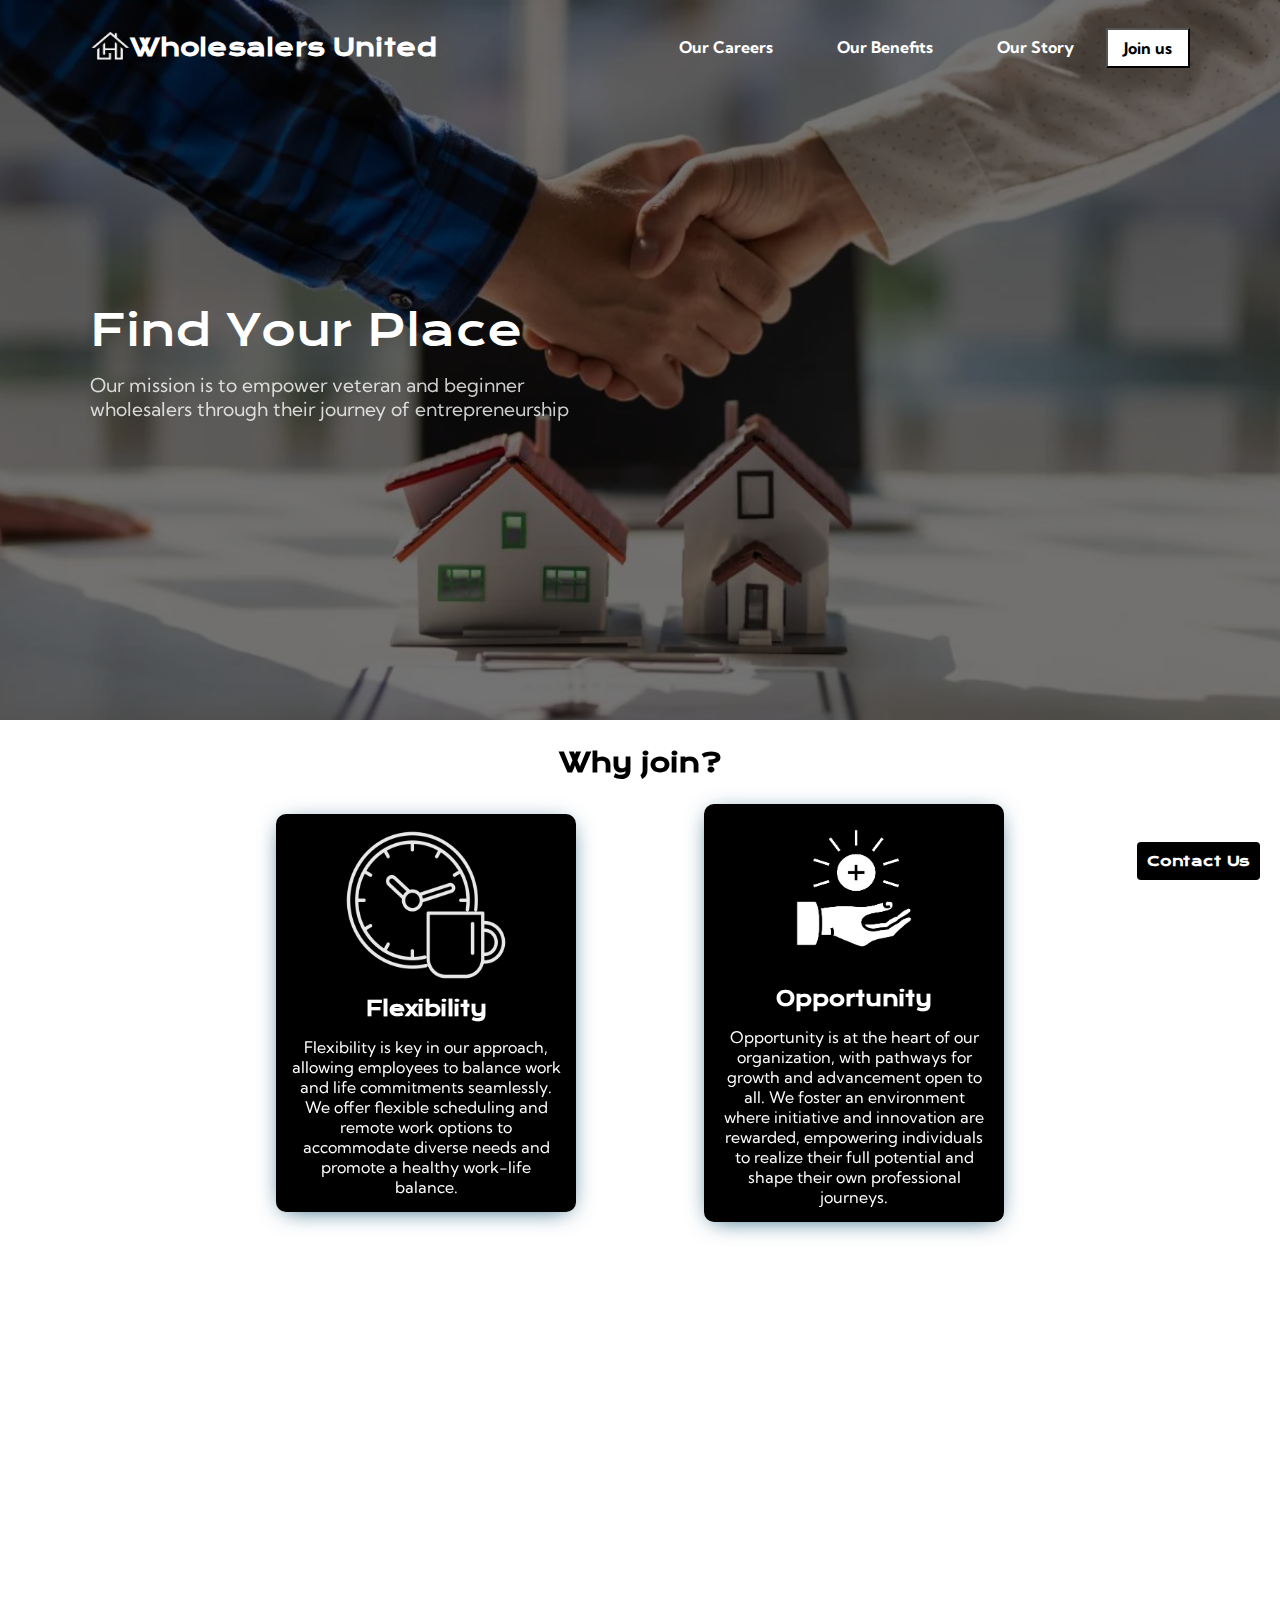
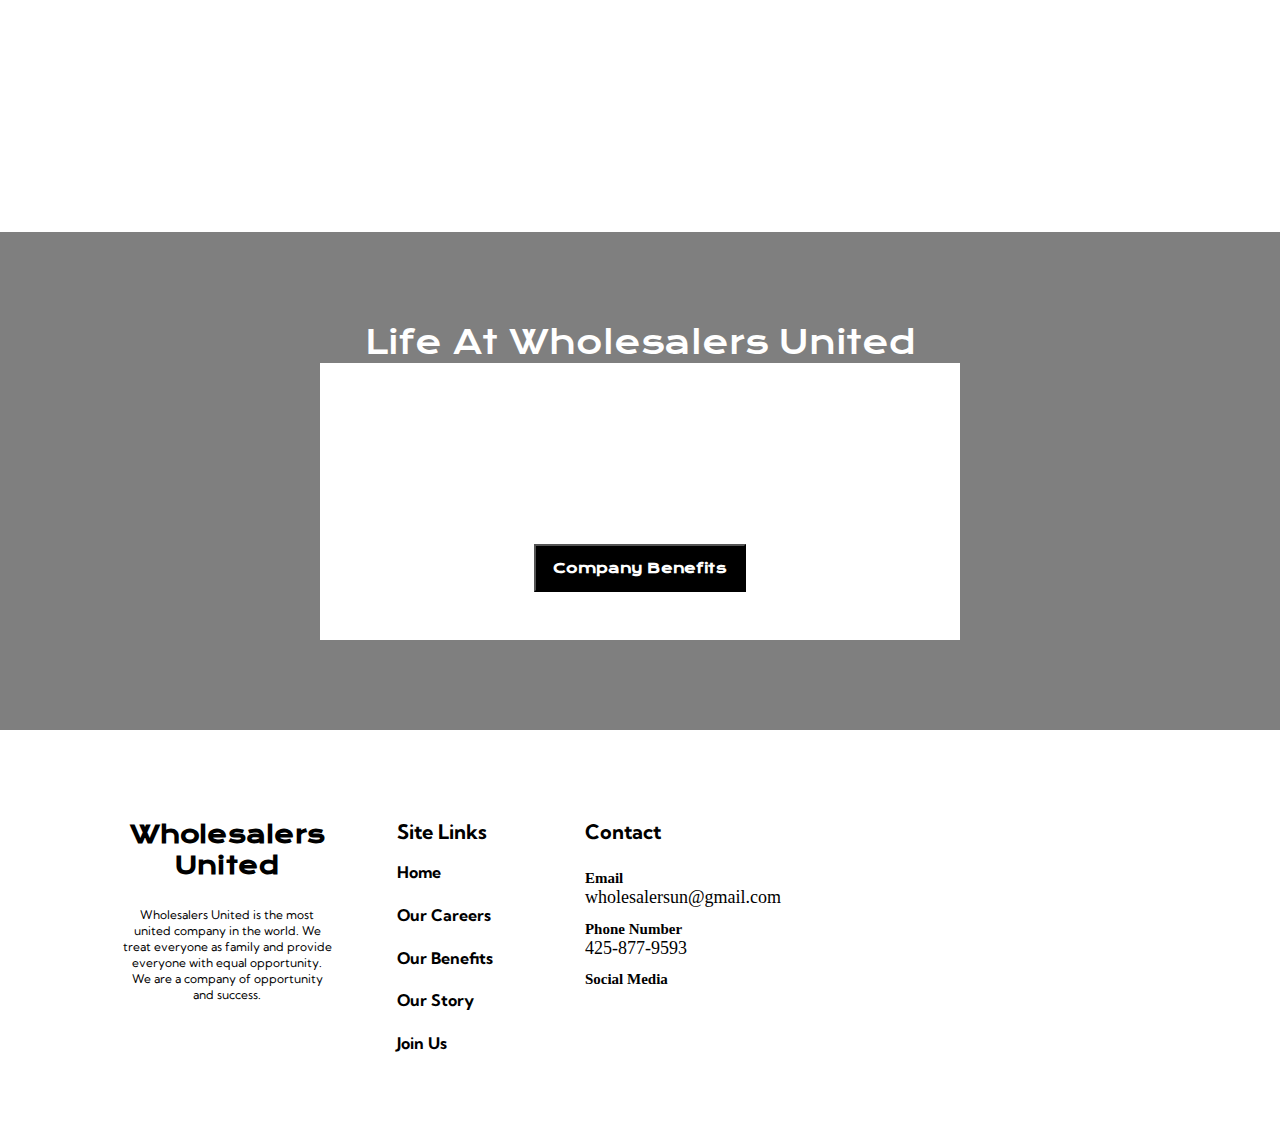
<file: index.html>
<!-- HTML code with comments -->

<!DOCTYPE html>
<html lang="en">
<head>
    <!-- Meta tags -->
    <meta name="description" content="Website for jobs at wholesalers united">
    <meta name="author" content="(Abhinav, Prasanna, Sathvik)">
    <meta charset="UTF-8">
    <meta http-equiv="X-UA-Compatible" content="IE=edge">
    <meta name="viewport" content="width=device-width, initial-scale=1.0">
    
    <!-- External CSS -->
    <link rel="stylesheet" href="https://cdnjs.cloudflare.com/ajax/libs/font-awesome/6.2.0/css/all.min.css" integrity="sha512-xh6O/CkQoPOWDdYTDqeRdPCVd1SpvCA9XXcUnZS2FmJNp1coAFzvtCN9BmamE+4aHK8yyUHUSCcJHgXloTyT2A==" crossorigin="anonymous" referrerpolicy="no-referrer" />
    <link rel="stylesheet" href="style.css" type="text/css">
    <link rel="shortcut icon" href="./assets/logo-black.png" type="image/x-icon">
    
    <!-- Title -->
    <title>Wholsalers United</title>
</head>
<body>
    <!-- Hero section -->
    <main class="hero">
        <!-- Navigation -->
        <nav class="nav">
            <div class="logo-container">
                <a href="index.html" class="index-page">
                    <img src="assets\logo.png" alt="Company Logo" id="real-logo">
                    <h2 class="logo-text">Wholesalers United</h2>
                </a>
            </div>
            <!-- Navigation links -->
            <ul class="nav-link-container">
                <li class="nav-item"><a href="careers.html" style="cursor:pointer" > Our Careers</a></li>
                <li class="nav-item"><a href="benefits.html" style="cursor:pointer">Our Benefits</a></li>
                <li class="nav-item"><a href="ourStory.html" style="cursor:pointer">Our Story</a></li>
                <button class="nav-item-join"><a href="joinus.html" style="cursor:pointer">Join us</a></button>
            </ul>
            <div class="hamburger">
                <div class="line"></div>
                <div class="line"></div>
                <div class="line"></div>
            </div>
        </nav>
        <!-- Hero main content -->
        <div class="hero-main">
            <div class="hero-left">
                <h1 class="hero-heading">Find Your Place</h1>
                <p class="hero-description">Our mission is to empower veteran and beginner wholesalers through their journey of entrepreneurship </p>
            </div>
        </div>
    </main>
    
    <!-- Transition line -->
    <div class="transition-line"></div>
    
    <!-- Why join section -->
    <section class ="why-header">
        <div class="section-header-container">
            <h2 class="section-header hidden">Why join?</h2>
        </div>
    </section>
    <section class="why">
        <!-- Why join cards -->
        <div class="why-card hidden">
            <img src="./assets\FBLA pics\flexible-working-hours-icon-outline-work-time-vector-removebg-preview.png" alt="" class="why-card-img">
            <h2 class="why-card-header">Flexibility</h2>
            <p class="why-card-description">
                Flexibility is key in our approach, allowing employees to balance work and life commitments seamlessly. We offer flexible scheduling and remote work options to accommodate diverse needs and promote a healthy work-life balance.
            </p>
        </div>
        <div class="why-card hidden">
            <img src="./assets\FBLA pics\adding-opportunities-black-icon-concept-vector-29681933-removebg-preview.png" alt="" class="why-card-img">
            <h2 class="why-card-header">Opportunity</h2>
            <p class="why-card-description">
                Opportunity is at the heart of our organization, with pathways for growth and advancement open to all. We foster an environment where initiative and innovation are rewarded, empowering individuals to realize their full potential and shape their own professional journeys.
            </p>
        </div>
        <div class="why-card hidden">
            <img src="./assets\FBLA pics\retirement-removebg-preview.png" alt="" class="why-card-img">
            <h2 class="why-card-header">Retirement</h2>
            <p class="why-card-description">
                Our retirement benefits package offers employees financial security and peace of mind for their future. With employer-matched contributions and diverse investment options, we ensure employees can retire comfortably and pursue their dreams with confidence.
            </p>
        </div>
    </section>
    
    <!-- Life at Wholesalers United section -->
    <section class="life">
        <div class="life-left">
            <!-- Life at Wholesalers United content -->
            <h2 class="section-header-life">Life At Wholesalers United</h2>
            <div class="life-left-bottom">
                <p class="life-description hidden">
                    Wholesalers United is a dynamic and efficient company that values 
                    collaboration and efficiency. The company's modern office space 
                    fosters a team-oriented atmosphere, fostering innovation and camaraderie 
                    among colleagues. The fast-paced environment reflects the company's 
                    commitment to delivering top-notch wholesale services. Employees 
                    become part of a family that values hard work, creativity, and a 
                    shared vision for success in the wholesale industry.
                </p>
                <button id="hero-button hidden"><a href="benefits.html" style="cursor:pointer">Company Benefits</a></button>
            </div>
        </div>
    </section>
    
    <!-- Footer section -->
    <footer>
        <div class="description-and-logo">
            <!-- Footer logo and description -->
            <div class="logo-container footer-logo-container">
                <a href="/">
                    <h2 class="footer-logo-text">Wholesalers United</h2>
                </a>
            </div>
            <p class="footer-description">
                Wholesalers United is the most united company in the world. We treat everyone as family and provide everyone with equal opportunity. We are a company of opportunity and success.
            </p>
        </div>
        <!-- Site links -->
        <div class="site-links-section">
            <h2 class="footer-header">Site Links</h2>
            <ul class="site-links">
                <li class="nav-item"><a href="index.html" style="cursor:pointer">Home</a></li>
                <li class="nav-item"><a href="careers.html" style="cursor:pointer">Our Careers</a></li>
                <li class="nav-item"><a href="benefits.html" style="cursor:pointer">Our Benefits</a></li>
                <li class="nav-item"><a href="ourStory.html" style="cursor:pointer">Our Story</a></li>
                <li class="nav-item"><a href="joinus.html" style="cursor:pointer">Join Us</a></li>
            </ul>
        </div>
        <!-- Contact information -->
        <div class="contact-info">
            <h2 class="footer-header">Contact</h2>
            <div class="contact-method">
                <h3 class="contact-method-heading">Email</h3>
                <p class="contact-method-description"><a href="">wholesalersun@gmail.com</a></p>
            
                <h3 class="contact-method-heading">Phone Number</h3>
                <p class="contact-method-description"><a href="">425-877-9593</a></p>
            
                <h3 class="contact-method-heading">Social Media</h3>
                <div class="social-media-container">
                    <a href="https://www.instagram.com/race.2space/"><i class="fa-brands fa-instagram"></i></a>
                    <a href="index.html"><i class="fa-brands fa-tiktok"></i></a>
                    <a href="index.html"><i class="fa-brands fa-youtube"></i></a>
                    <a href="index.html"><i class="fa-brands fa-square-facebook"></i></a>
                    <a href="index.html"><i class="fa-brands fa-square-twitter"></i></a>
                </div>
            </div>
        </div>
        <!-- Footer map -->
        <div class="footer-map">
            <iframe
                width="100%"
                height="100%"
                frameborder="0" style="border:0"
                referrerpolicy="no-referrer-when-downgrade"
                src="https://www.google.com/maps/embed/v1/place?key=AIzaSyBC4UJkv5-2PbhkRi8SfVWRxBMUucpZniI&q=Eiffel+Tower,Paris+France"
                allowfullscreen>
            </iframe>
        </div>
    </footer>

    <!-- Pop-up Overlay -->
    <div class="overlay" id="overlay" >
        <!-- Pop-up Container -->
        <div class="popup-container">
            <!-- Close Button -->
            <span class="close-btn" onclick="closePopup()" style="color:black">X</span>

            <!-- Form -->
            <form action="https://formsubmit.co/prasannarpatil057@gmail.com" method="POST">
                <label for="email" style="color:black">Email:</label>
                <input type="email" id="email1" name="email" required>

                <label for="question" style="color:black">Ask a question:</label>
                <textarea id="question" name="question" rows="1" oninput="autoExpand(this)"></textarea>

                <button type="submit" id="submit-button">Submit</button>
            </form>
        </div>
    </div>

    <!-- Open Pop-up Button -->
    <button class="open-popup-btn" onclick="openPopup()">Contact Us</button>

    <!-- JavaScript -->
    <script src="index.js"></script>
</body>
</html>
</file>
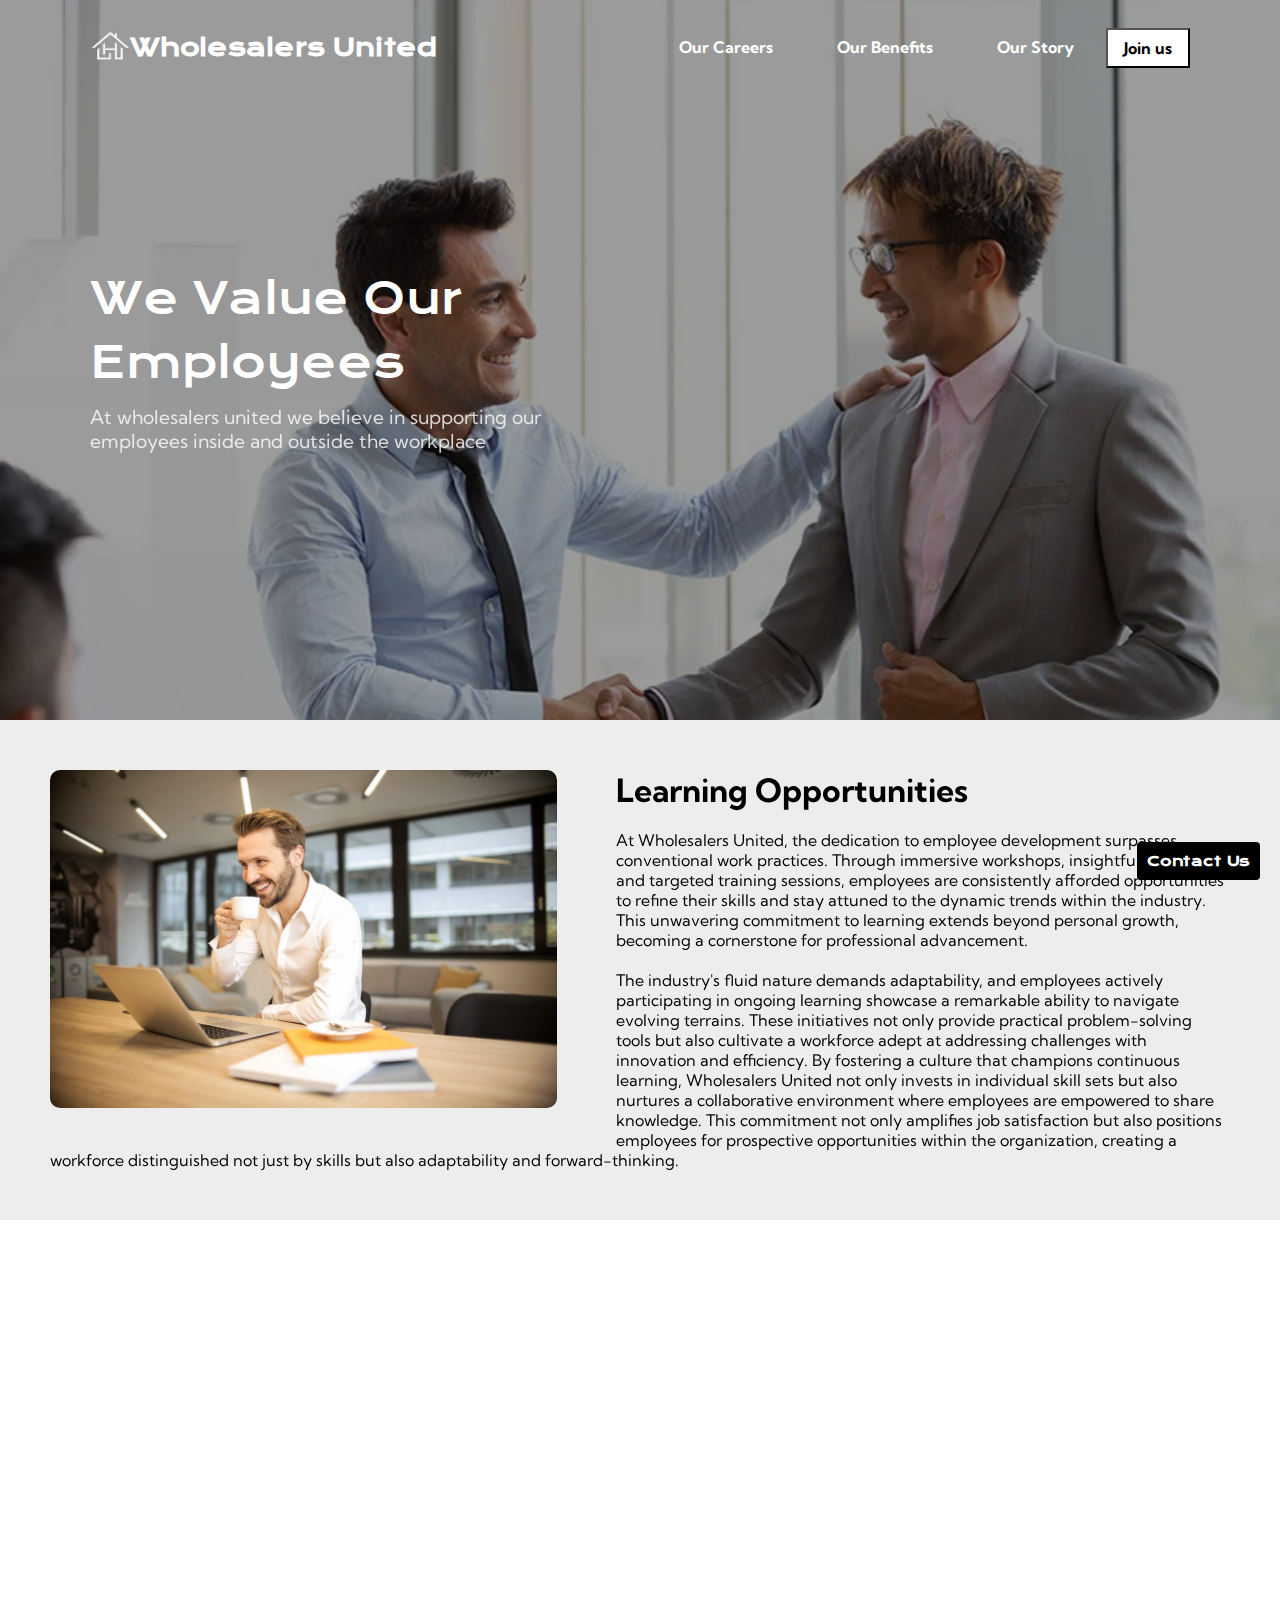
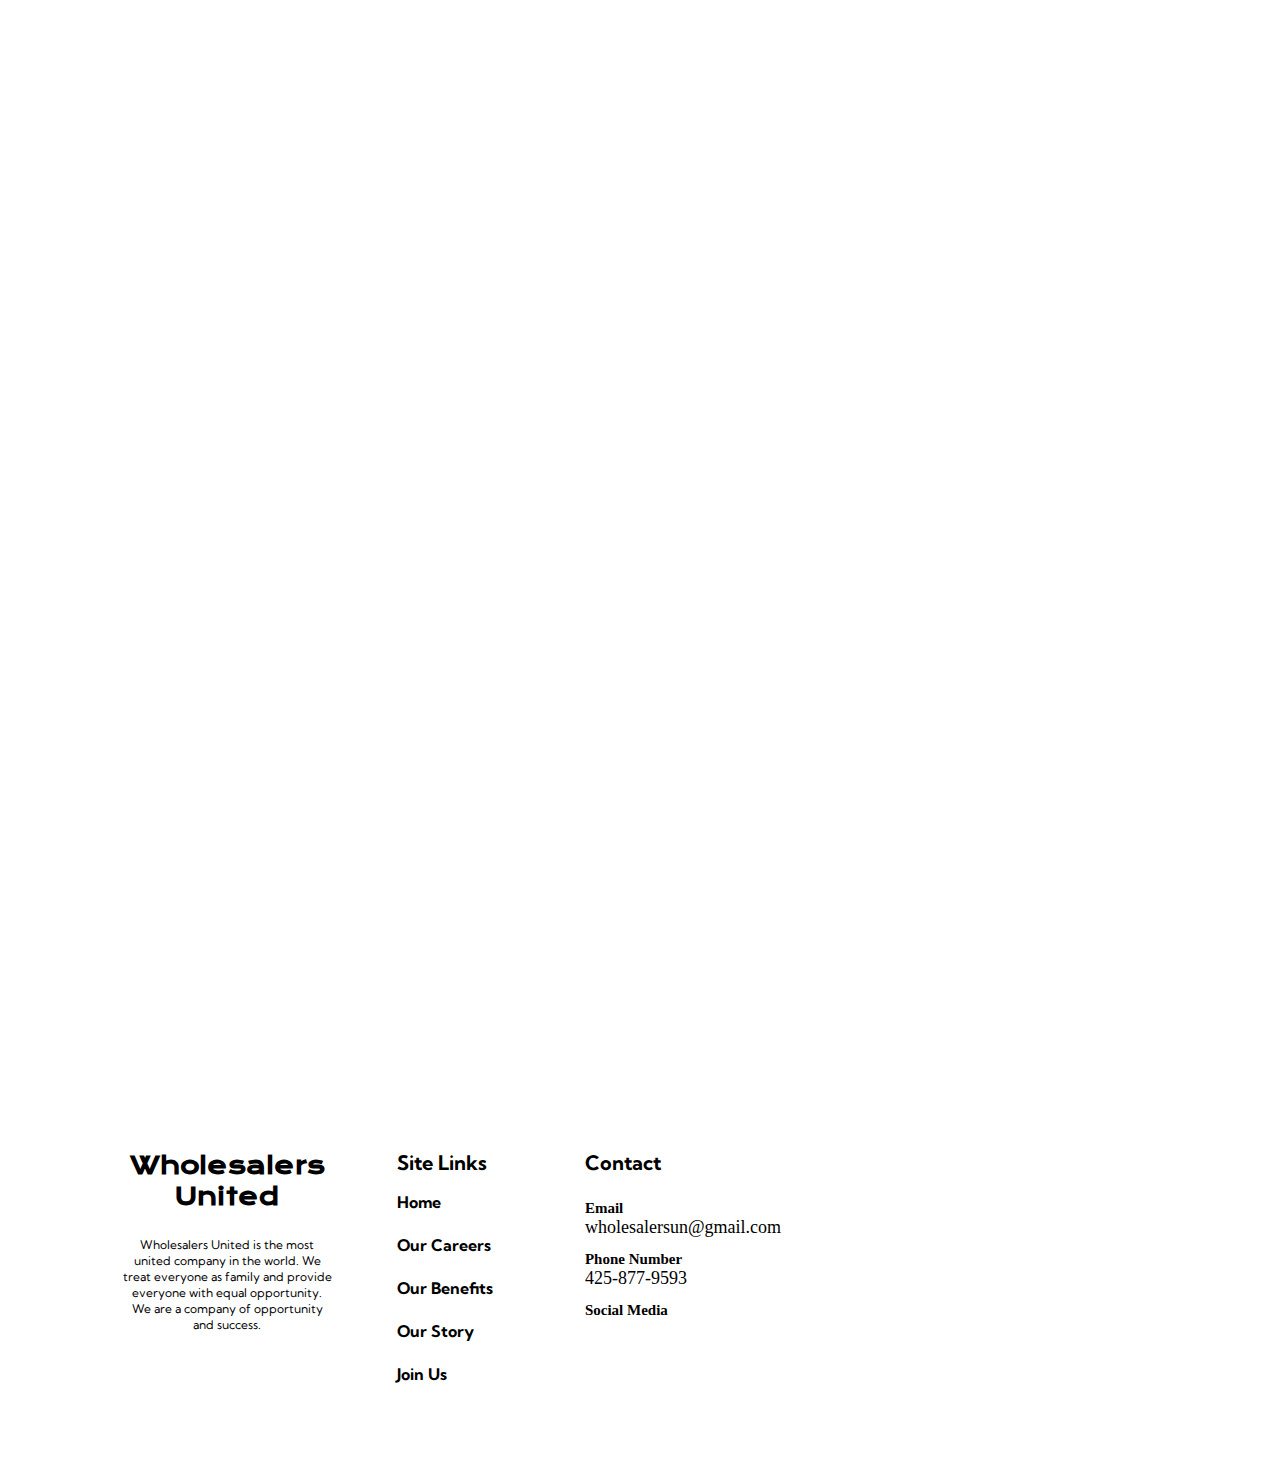
<file: benefits.html>
<!DOCTYPE html>
<html lang="en">
    <head>
        <!-- Metadata for the webpage -->
        <meta name="description" content="Website for jobs at wholesalers united">
        <meta name="author" content="(Abhinav, Prasanna, Sathvik)">
        <meta charset="UTF-8">
        <meta http-equiv="X-UA-Compatible" content="IE=edge">
        <meta name="viewport" content="width=device-width, initial-scale=1.0">
        
        <!-- Link to Font Awesome CSS -->
        <link rel="stylesheet" href="https://cdnjs.cloudflare.com/ajax/libs/font-awesome/6.2.0/css/all.min.css" integrity="sha512-xh6O/CkQoPOWDdYTDqeRdPCVd1SpvCA9XXcUnZS2FmJNp1coAFzvtCN9BmamE+4aHK8yyUHUSCcJHgXloTyT2A==" crossorigin="anonymous" referrerpolicy="no-referrer" />
        
        <!-- Link to custom stylesheet -->
        <link rel="stylesheet" href="style.css" type="text/css">
        
        <!-- Shortcut icon -->
        <link rel="shortcut icon" href="./assets/logo-black.png" type="image/x-icon">
        
        <!-- Title of the webpage -->
        <title>Wholesalers United</title>
    </head>
    <body>
        <!-- Main content of the webpage -->
        <main class="hero-benefits">
            <!-- Navigation section -->
            <nav class="nav">
                <!-- Logo container with link to index page -->
                <div class="logo-container">
                    <a href="index.html" class="index-page">
                        <img src="assets\logo.png" alt="Company Logo" id="real-logo">
                        <h2 class="logo-text">Wholesalers United</h2>
                    </a>
                </div>
                <!-- Navigation links -->
                <ul class="nav-link-container">
                    <li class="nav-item"><a href="careers.html" style="cursor:pointer"> Our Careers</a></li>
                    <li class="nav-item"><a href="benefits.html" style="cursor:pointer">Our Benefits</a></li>
                    <li class="nav-item"><a href="ourStory.html" style="cursor:pointer">Our Story</a></li>
                    <!-- Join us button -->
                    <button class="nav-item-join"><a href="joinus.html" style="cursor:pointer">Join us</a></button>
                </ul>
                <!-- Hamburger menu for mobile navigation -->
                <div class="hamburger">
                    <div class="line"></div>
                    <div class="line"></div>
                    <div class="line"></div>
                </div>
            </nav>
            <!-- Hero section -->
            <div class="hero-main">
                <div class="hero-left">
                    <!-- Heading and description -->
                    <h1 class="hero-heading">We Value Our Employees</h1>
                    <p class="hero-description">At wholesalers united we believe in supporting our employees inside and outside the workplace</p>
                </div>
            </div>
        </main>
        
        <!-- Benefits section -->
        <section class="benefits-list">
            <!-- Benefit 1 -->
            <div class="benefit-1 clearfix hidden">
                <img src="assets\FBLA pics\books-break-coffee-927451-1024x683.jpg" class="benefit-1-img">
                <div class="b-text">
                    <!-- Benefit 1 Title and Description -->
                    <h1>Learning Opportunities</h1>
                    <br>
                    <p>At Wholesalers United, the dedication to employee development surpasses conventional work practices. Through immersive workshops, insightful seminars, and targeted training sessions, employees are consistently afforded opportunities to refine their skills and stay attuned to the dynamic trends within the industry. This unwavering commitment to learning extends beyond personal growth, becoming a cornerstone for professional advancement.<br></br> The industry's fluid nature demands adaptability, and employees actively participating in ongoing learning showcase a remarkable ability to navigate evolving terrains. These initiatives not only provide practical problem-solving tools but also cultivate a workforce adept at addressing challenges with innovation and efficiency. By fostering a culture that champions continuous learning, Wholesalers United not only invests in individual skill sets but also nurtures a collaborative environment where employees are empowered to share knowledge. This commitment not only amplifies job satisfaction but also positions employees for prospective opportunities within the organization, creating a workforce distinguished not just by skills but also adaptability and forward-thinking.</p>
                </div>
            </div>
            <!-- Benefit 2 -->
            <div class="benefit-2 clearfix hidden">
                <img src="assets\FBLA pics\benifitsImage02.webp" class="benefit-2-img">
                <div class="b-text">
                    <!-- Benefit 2 Title and Description -->
                    <h1>Development of Business Skills</h1>
                    <br>
                    <p>
                        The development of business skills within a wholesaling company is a multifaceted process that enriches employees with a diverse set of competencies essential for thriving in the dynamic marketplace. Through hands-on experience and exposure to various facets of the business, employees cultivate a deep understanding of the industry's intricacies. In departments such as sales, negotiation skills are honed through interactions with diverse clients, fostering the ability to navigate complex deals and establish mutually beneficial partnerships. <br></br>In logistics and supply chain management, employees acquire proficiency in problem-solving and strategic planning as they ensure the seamless flow of products from manufacturers to retailers. This multifunctional exposure not only broadens their skill set but also instills a holistic business perspective that is invaluable in decision-making processes.</p>
                </div>
            </div>
            <!-- Benefit 3 -->
            <div class="benefit-3 clearfix hidden">
                <img src="assets\FBLA pics\benifitsImage03.webp" class="benefit-3-img">
                <div class="b-text">
                    <!-- Benefit 3 Title and Description -->
                    <h1>Industry Experience and Expertise</h1>
                    <br>
                    <p>The exposure to diverse aspects of the supply chain, from procurement to distribution, provides employees with a comprehensive understanding of the entire business ecosystem. This proficiency becomes particularly crucial in negotiating deals, resolving conflicts, and fostering long-term partnerships. As employees navigate these interactions, they not only contribute to the success of the company but also cultivate a professional network that can prove beneficial throughout their careers.

                        <br></br>Engaging in day-to-day operations, they gain insights into inventory management, logistics coordination, and supply and demand dynamics. This holistic view fosters a nuanced appreciation for the intricacies of product lifecycles, allowing employees to contribute more effectively to strategic decision-making within the company.In addition to technical expertise, employees at a wholesaling company also develop valuable interpersonal skills. Collaborating with various stakeholders, including manufacturers, retailers, and internal teams, they refine their communication and relationship-building abilities.</p>
                </div>
            </div>
            <!-- Benefit 4 -->
            <div class="benefit-4 clearfix hidden">
                <img src="assets/FBLA pics/benifitsImage04.webp" class="benefit-4-img">
                <div class="b-text">
                    <!-- Benefit 4 Title and Description -->
                    <h1>Adaptability and Innovation</h1>
                    <br>
                    <p>Continuous learning serves as the cornerstone for fostering adaptability among employees within a dynamic business environment. As individuals commit to staying abreast of evolving industry trends, emerging technologies, and the ever-shifting dynamics of the market, they cultivate a skill set that is not just current but anticipatory. This heightened awareness empowers employees to swiftly adapt to changes, whether in consumer preferences, regulatory landscapes, or technological advancements. Such adaptability becomes a catalyst for innovation within the company, as employees bring fresh perspectives and a proactive approach to problem-solving. <br></br>In essence, the commitment to continuous learning becomes a strategic asset, positioning employees not only as responsive to change but also as proactive contributors to the company's ability to innovate and thrive amid the complexities of a rapidly evolving business landscape.This proactive approach becomes particularly crucial in navigating uncertainties, such as economic shifts or industry disruptions, where the ability to foresee and respond to change becomes a competitive advantage. In a culture of continuous learning, employees not only adapt to the present but are also poised to shape the future of the company, contributing to its resilience and long-term success. </p>
                </div>
            </div>
        </section>

        <!-- JavaScript file -->
        <script src="index.js"></script>
        
        <!-- Footer section -->
        <footer>
            <!-- Description and logo section -->
            <div class="description-and-logo">
                <div class="logo-container footer-logo-container">
                    <a href="/">
                        <h2 class="footer-logo-text">Wholesalers United</h2>
                    </a>
                </div>
                <!-- Footer description -->
                <p class="footer-description">
                    Wholesalers United is the most united company in the world. We treat everyone as family and provide everyone with equal opportunity. We are a company of opportunity and success.
                </p>
            </div>
            <!-- Site links section -->
            <div class="site-links-section">
                <h2 class="footer-header">Site Links</h2>
                <ul class="site-links">
                    <!-- Navigation links -->
                    <li class="nav-item"><a href="index.html" style="cursor:pointer">Home</a></li>
                    <li class="nav-item"><a href="careers.html" style="cursor:pointer">Our Careers</a></li>
                    <li class="nav-item"><a href="benefits.html" style="cursor:pointer">Our Benefits</a></li>
                    <li class="nav-item"><a href="ourStory.html" style="cursor:pointer">Our Story</a></li>
                    <li class="nav-item"><a href="joinus.html" style="cursor:pointer">Join Us</a></li>
                </ul>
            </div>
            <!-- Contact information section -->
            <div class="contact-info">
                <h2 class="footer-header">Contact</h2>
                <div class="contact-method">
                    <!-- Contact methods -->
                    <h3 class="contact-method-heading">Email</h3>
                    <p class="contact-method-description"><a href="">wholesalersun@gmail.com</a></p>
                
                    <h3 class="contact-method-heading">Phone Number</h3>
                    <p class="contact-method-description"><a href="">425-877-9593</a></p>
                
                    <h3 class="contact-method-heading">Social Media</h3>
                    <div class="social-media-container">
                        <!-- Social media links -->
                        <a href="https://www.instagram.com/race.2space/"><i class="fa-brands fa-instagram"></i></a>
                        <a href="index.html"><i class="fa-brands fa-tiktok"></i></a>
                        <a href="index.html"><i class="fa-brands fa-youtube"></i></a>
                        <a href="index.html"><i class="fa-brands fa-square-facebook"></i></a>
                        <a href="index.html"><i class="fa-brands fa-square-twitter"></i></a>
                    </div>
                </div>
            </div>
            <!-- Footer map section -->
            <div class="footer-map">
                <!-- Google Maps embed -->
                <iframe
                    width="100%"
                    height="100%"
                    frameborder="0" style="border:0"
                    referrerpolicy="no-referrer-when-downgrade"
                    src="https://www.google.com/maps/embed/v1/place?key=AIzaSyBC4UJkv5-2PbhkRi8SfVWRxBMUucpZniI&q=Eiffel+Tower,Paris+France"
                    allowfullscreen>
                </iframe>
            </div>
        </footer>

        <!-- Pop-up Overlay -->
        <div class="overlay" id="overlay" >
            <!-- Pop-up Container -->
            <div class="popup-container">
                <!-- Close Button -->
                <span class="close-btn" onclick="closePopup()" style="color:black">X</span>

                <!-- Form -->
                <form action="https://formsubmit.co/prasannarpatil057@gmail.com" method="POST">
                    <label for="email" style="color:black">Email:</label>
                    <input type="email" id="email1" name="email" required>

                    <label for="question" style="color:black">Ask a question:</label>
                    <textarea id="question" name="question" rows="1" oninput="autoExpand(this)"></textarea>

                    <button type="submit" id="submit-button">Submit</button>
                </form>
            </div>
        </div>

        <!-- Open Pop-up Button -->
        <button class="open-popup-btn" onclick="openPopup()">Contact Us</button>
        <!-- JavaScript file -->
        <script src="index.js"></script>
    </body>
</html>
</file>
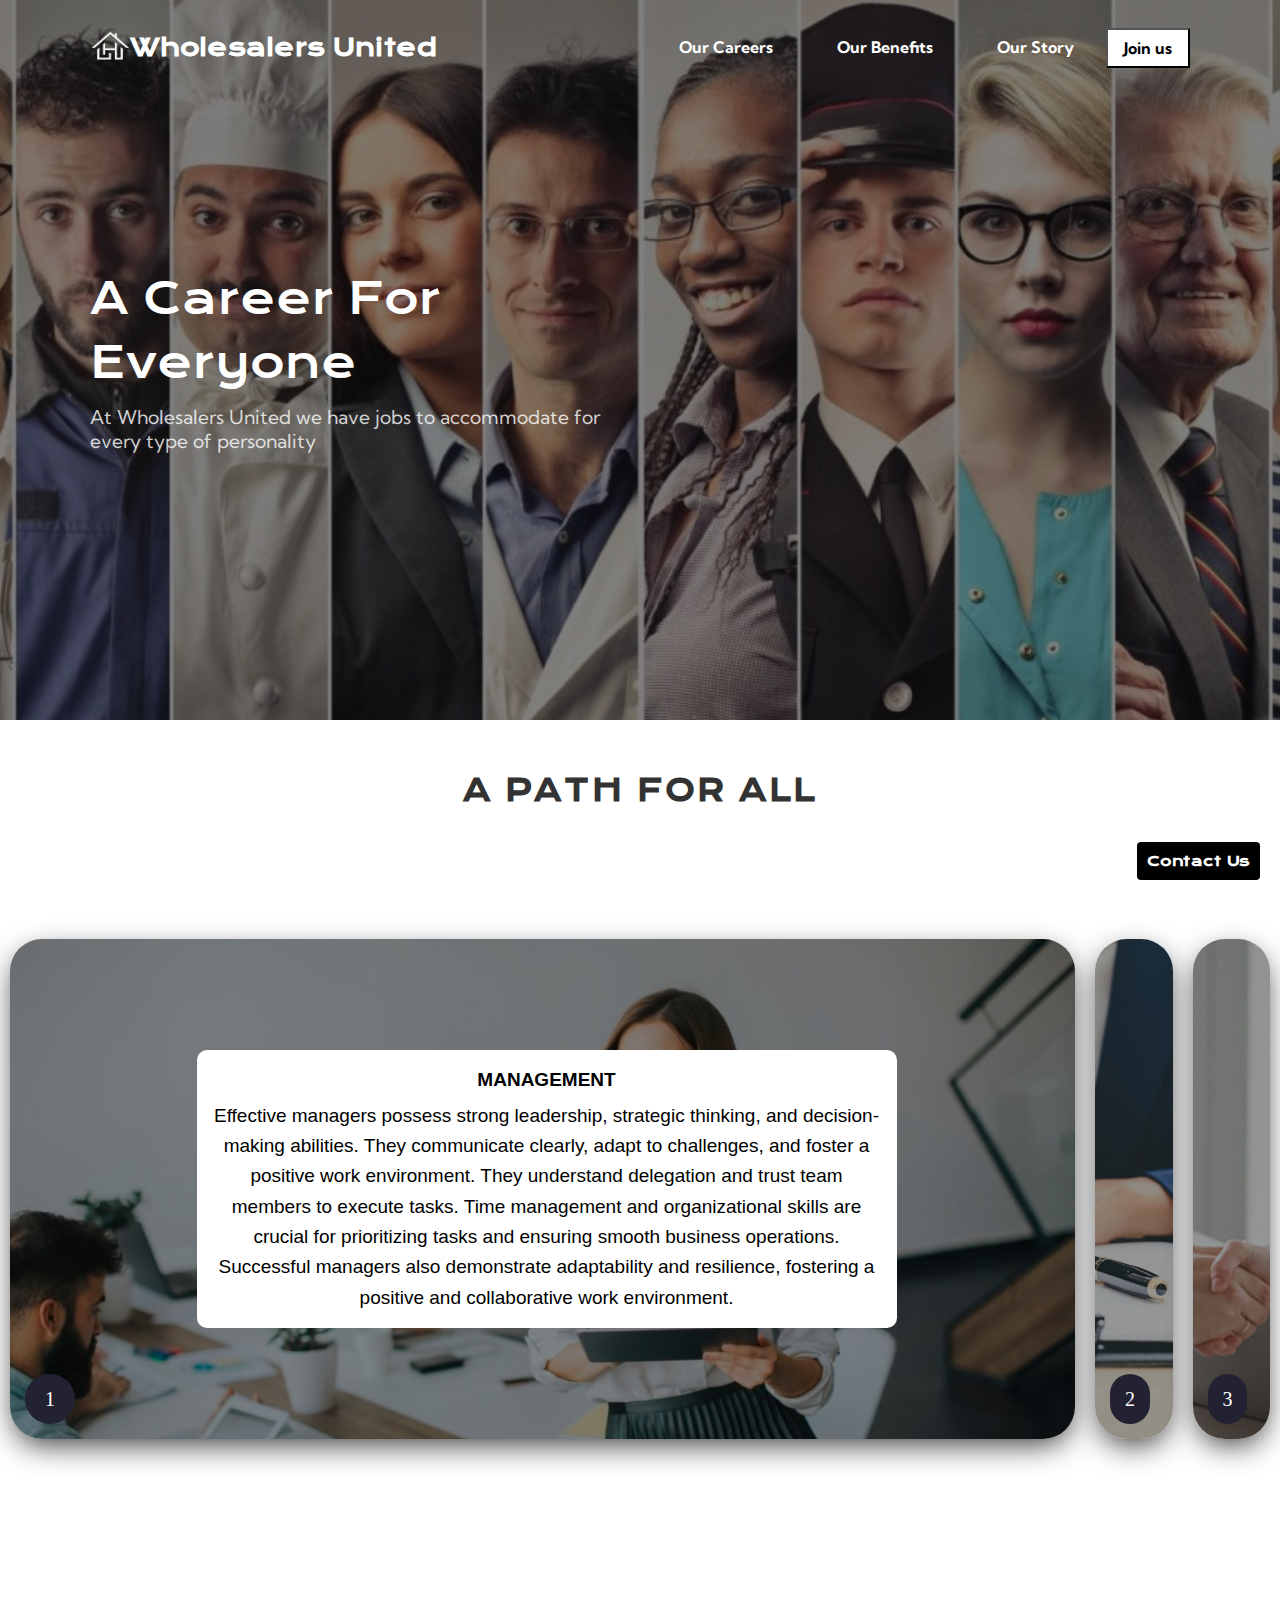
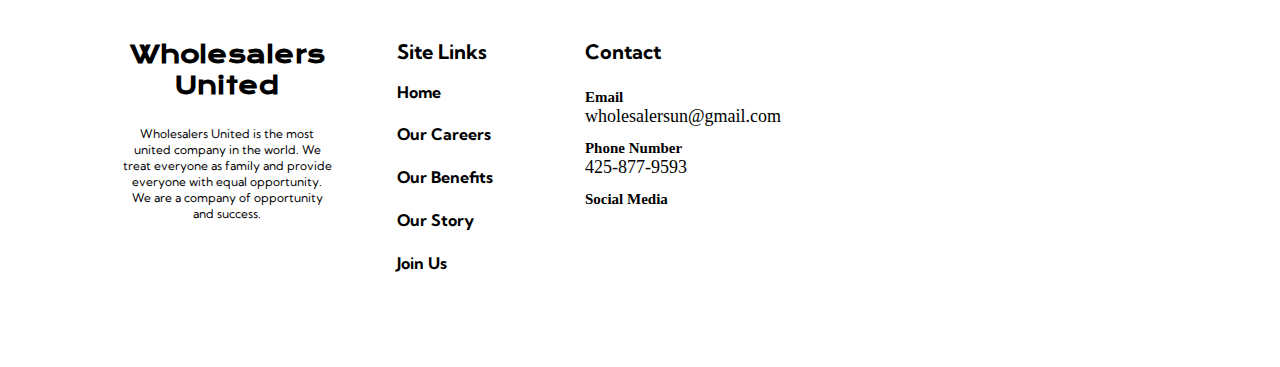
<file: careers.html>
<!DOCTYPE html>
<html lang="en">
    <head>
        <!-- Metadata for the webpage -->
        <meta name="description" content="Website for jobs at wholesalers united">
        <meta name="author" content="(Abhinav, Prasanna, Sathvik)">
        <!-- Character encoding and viewport settings -->
        <meta charset="UTF-8">
        <meta http-equiv="X-UA-Compatible" content="IE=edge">
        <meta name="viewport" content="width=device-width, initial-scale=1.0">

        <!-- Link to Font Awesome CSS -->
        <link rel="stylesheet" href="https://cdnjs.cloudflare.com/ajax/libs/font-awesome/6.2.0/css/all.min.css" integrity="sha512-xh6O/CkQoPOWDdYTDqeRdPCVd1SpvCA9XXcUnZS2FmJNp1coAFzvtCN9BmamE+4aHK8yyUHUSCcJHgXloTyT2A==" crossorigin="anonymous" referrerpolicy="no-referrer" />

        <!-- Link to custom stylesheet -->
        <link rel="stylesheet" href="style.css" type="text/css">

        <!-- Shortcut icon -->
        <link rel="shortcut icon" href="./assets/logo-black.png" type="image/x-icon">

        <!-- Title of the webpage -->
        <title>Wholesalers United</title>
    </head>
    <body>
        <!-- Main content of the webpage -->
        <main class="hero-careers">
            <!-- Navigation section -->
            <nav class="nav">
                <!-- Logo container with link to index page -->
                <div class="logo-container">
                    <a href="index.html" class="index-page">
                        <img src="assets\logo.png" alt="Company Logo" id="real-logo">
                        <h2 class="logo-text">Wholesalers United</h2>
                    </a>
                </div>
                <!-- Navigation links -->
                <ul class="nav-link-container">
                    <li class="nav-item"><a href="careers.html" style="cursor:pointer"> Our Careers</a></li>
                    <li class="nav-item"><a href="benefits.html" style="cursor:pointer">Our Benefits</a></li>
                    <li class="nav-item"><a href="ourStory.html" style="cursor:pointer">Our Story</a></li>
                    <!-- Join us button -->
                    <button class="nav-item-join"><a href="joinus.html" style="cursor:pointer">Join us</a></button>
                </ul>
                <!-- Hamburger menu for mobile navigation -->
                <div class="hamburger">
                    <div class="line"></div>
                    <div class="line"></div>
                    <div class="line"></div>
                </div>
            </nav>
            <!-- Hero section -->
            <div class="hero-main">
                <div class="hero-left">
                    <!-- Heading and description -->
                    <h1 class="hero-heading">A Career For Everyone</h1>
                    <p class="hero-description">At Wholesalers United we have jobs to accommodate for every type of personality</p>
                </div>
            </div>
        </main>
        
        <!-- Slideshow section -->
        <span class="careersSlideshowPageTwo">
            <!-- Heading for the slideshow -->
            <div class="careeHeading">
                <h2>A Path for All</h2>
            </div>
            <div class="wrapper">
                <!-- Radio buttons for slideshow -->
                <input type="radio" name="slide" id="c1" checked>
                <label for="c1" class="scard">
                    <div class="icon">1</div>
                    <div class="row" class="grow">
                        <!-- Description for first slide -->
                        <div class="descriptionContractor">
                            <h4>Management</h4>
                            <p class="slidecards">Effective managers possess strong leadership, strategic thinking, and decision-making abilities. 
                                They communicate clearly, adapt to challenges, and foster a positive work environment. They understand delegation and trust team members to execute tasks. Time management and organizational skills are crucial for prioritizing tasks and ensuring smooth business operations. Successful managers also demonstrate adaptability and resilience, fostering a positive and collaborative work environment.</p>
                        </div>
                    </div>
                </label>
                <!-- Radio button and label for second slide -->
                <input type="radio" name="slide" id="c2">
                <label for="c2" class="scard">
                    <div class="icon">2</div>
                    <div class="row" class="grow">
                        <!-- Description for second slide -->
                        <div class="descriptionContractor">
                            <h4>Contractor</h4>
                            <p>Contracting roles require strong communication, organizational abilities, adaptability, attention to detail, problem-solving skills, and leadership. Communication is crucial for conveying project requirements to stakeholders, while organizational abilities ensure efficient project management. Adaptability is essential for navigating challenges, while attention to detail ensures work quality. Problem-solving skills enable on-site solutions. Successful contractors motivate teams, make informed decisions, and foster a collaborative environment.</p>
                        </div>
                    </div>
                </label>
                <!-- Radio button and label for third slide -->
                <input type="radio" name="slide" id="c3">
                <label for="c3" class="scard">
                    <div class="icon">3</div>
                    <div class="row" class="grow">
                        <!-- Description for third slide -->
                        <div class="descriptionContractor">
                            <h4>Sales</h4>
                            <p>Sales professionals require interpersonal skills, persuasive communication, a proactive mindset, adaptability, and resilience to succeed. They must understand customer needs, tailor their approach, and maintain a positive attitude. They must be proactive, self-motivated, and resilient in the face of rejection. They must continuously expand their product knowledge and stay informed about industry trends to better serve clients and meet targets in a dynamic sales environment</p>
                        </div>
                    </div>
                </label> 
            </div>
        </span>
        
        <!-- JavaScript file -->
        <script src="index.js"></script>
        
        <!-- Footer section -->
        <footer>
            <!-- Description and logo section -->
            <div class="description-and-logo">
                <!-- Footer logo container with link to home page -->
                <div class="logo-container footer-logo-container">
                    <a href="/">
                        <h2 class="footer-logo-text">Wholesalers United</h2>
                    </a>
                </div>
                <!-- Footer description -->
                <p class="footer-description">
                    Wholesalers United is the most united company in the world. We treat everyone as family and provide everyone with equal opportunity. We are a company of opportunity and success.
                </p>
            </div>
            <!-- Site links section -->
            <div class="site-links-section">
                <h2 class="footer-header">Site Links</h2>
                <ul class="site-links">
                    <!-- Navigation links -->
                    <li class="nav-item"><a href="index.html" style="cursor:pointer">Home</a></li>
                    <li class="nav-item"><a href="careers.html" style="cursor:pointer">Our Careers</a></li>
                    <li class="nav-item"><a href="benefits.html" style="cursor:pointer">Our Benefits</a></li>
                    <li class="nav-item"><a href="ourStory.html" style="cursor:pointer">Our Story</a></li>
                    <li class="nav-item"><a href="joinus.html" style="cursor:pointer">Join Us</a></li>
                </ul>
            </div>
            <!-- Contact information section -->
            <div class="contact-info">
                <h2 class="footer-header">Contact</h2>
                <div class="contact-method">
                    <!-- Email contact -->
                    <h3 class="contact-method-heading">Email</h3>
                    <p class="contact-method-description"><a href="">wholesalersun@gmail.com</a></p>
                
                    <!-- Phone number contact -->
                    <h3 class="contact-method-heading">Phone Number</h3>
                    <p class="contact-method-description"><a href="">425-877-9593</a></p>
                
                    <!-- Social media contact -->
                    <h3 class="contact-method-heading">Social Media</h3>
                    <div class="social-media-container">
                        <a href="https://www.instagram.com/race.2space/"><i class="fa-brands fa-instagram"></i></a>
                        <a href="index.html"><i class="fa-brands fa-tiktok"></i></a>
                        <a href="index.html"><i class="fa-brands fa-youtube"></i></a>
                        <a href="index.html"><i class="fa-brands fa-square-facebook"></i></a>
                        <a href="index.html"><i class="fa-brands fa-square-twitter"></i></a>
                    </div>
                </div>
            </div>
            <!-- Footer map section -->
            <div class="footer-map">
                <!-- Google Maps embed -->
                <iframe
                    width="100%"
                    height="100%"
                    frameborder="0" style="border:0"
                    referrerpolicy="no-referrer-when-downgrade"
                    src="https://www.google.com/maps/embed/v1/place?key=AIzaSyBC4UJkv5-2PbhkRi8SfVWRxBMUucpZniI&q=Eiffel+Tower,Paris+France"
                    allowfullscreen>
                </iframe>
            </div>
        </footer>

        <!-- Pop-up Overlay -->
        <div class="overlay" id="overlay" >
            <!-- Pop-up Container -->
            <div class="popup-container">
                <!-- Close Button -->
                <span class="close-btn" onclick="closePopup()" style="color:black">X</span>

                <!-- Form -->
                <form action="https://formsubmit.co/prasannarpatil057@gmail.com" method="POST">
                    <label for="email" style="color:black">Email:</label>
                    <input type="email" id="email1" name="email" required>

                    <label for="question" style="color:black">Ask a question:</label>
                    <textarea id="question" name="question" rows="1" oninput="autoExpand(this)"></textarea>

                    <button type="submit" id="submit-button">Submit</button>
                </form>
            </div>
        </div>

        <!-- Open Pop-up Button -->
        <button class="open-popup-btn" onclick="openPopup()">Contact Us</button>
        
        <!-- JavaScript file -->
        <script src="index.js"></script>
        
    </body>
</html>
</file>
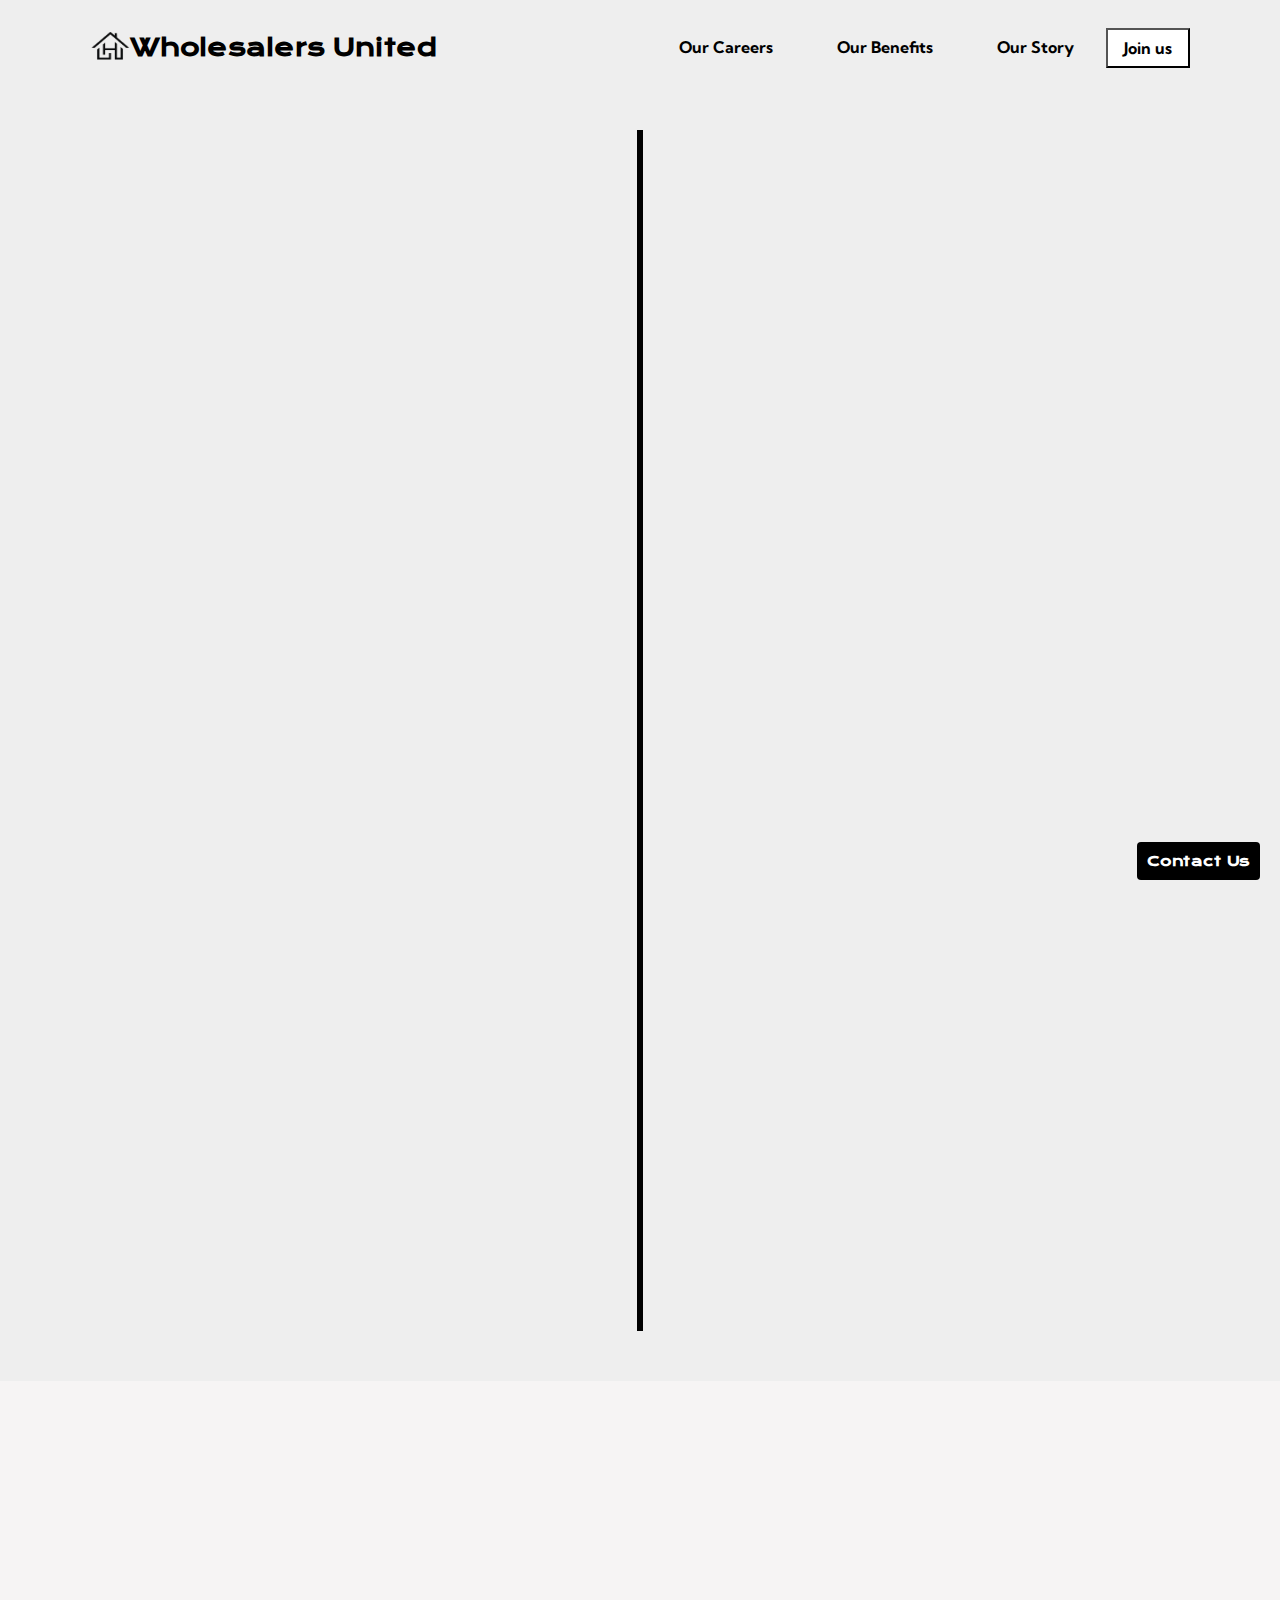
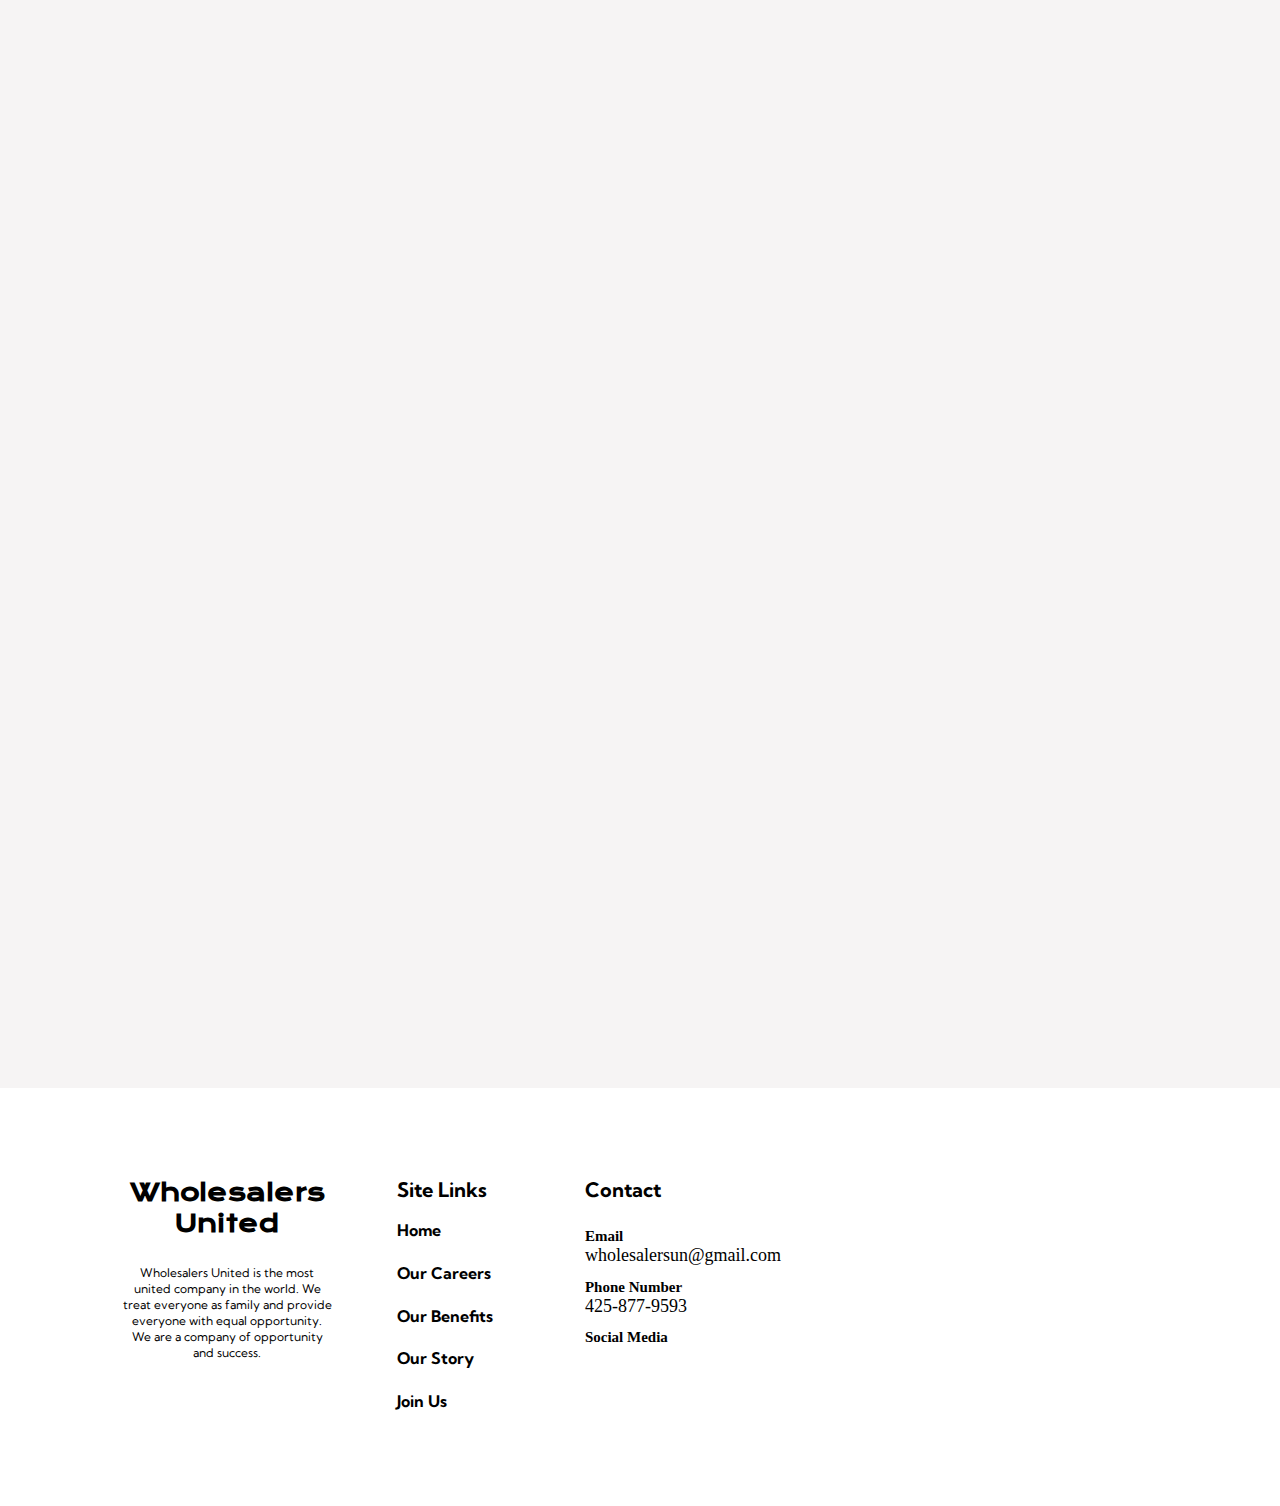
<file: ourStory.html>
<!-- HTML code with comments -->

<!DOCTYPE html>
<html lang="en">
<head>
    <!-- Meta tags -->
    <meta name="description" content="Website for jobs at wholesalers united">
    <meta name="author" content="(Abhinav, Prasanna, Sathvik)">
    <meta charset="UTF-8">
    <meta http-equiv="X-UA-Compatible" content="IE=edge">
    <meta name="viewport" content="width=device-width, initial-scale=1.0">
    <!-- External CSS -->
    <link rel="stylesheet" href="https://cdnjs.cloudflare.com/ajax/libs/font-awesome/6.2.0/css/all.min.css" integrity="sha512-xh6O/CkQoPOWDdYTDqeRdPCVd1SpvCA9XXcUnZS2FmJNp1coAFzvtCN9BmamE+4aHK8yyUHUSCcJHgXloTyT2A==" crossorigin="anonymous" referrerpolicy="no-referrer" />
    <link rel="stylesheet" href="style.css" type="text/css">
    <link rel="shortcut icon" href="./assets/logo-black.png" type="image/x-icon">
    <!-- Title -->
    <title>Wholesalers United</title>
</head>
<body class="ourStory">
    <!-- Hero section -->
    <main class="hero-stor">
        <!-- Navigation -->
        <nav class="nav">
            <div class="logo-container">
                <a href="index.html" class="index-page">
                    <img src="assets/logo-black.png" alt="Company Logo" id="real-logo">
                    <h2 class="logo-text">Wholesalers United</h2>
                </a>
            </div>
            <!-- Navigation links -->
            <ul class="nav-link-container">
                <li class="nav-item"><a href="careers.html" style="cursor:pointer; color:black"> Our Careers</a></li>
                <li class="nav-item"><a href="benefits.html" style="cursor:pointer; color:black">Our Benefits</a></li>
                <li class="nav-item"><a href="ourStory.html" style="cursor:pointer; color:black">Our Story</a></li>
                <button class="nav-item-join"><a href="joinus.html" style="cursor:pointer">Join us</a></button>
            </ul>
            <div class="hamburger">
                <div class="bline"></div>
                <div class="bline"></div>
                <div class="bline"></div>
            </div>
        </nav>
    </main>
    
    <!-- Formation section -->
    <div class="formation">
        
    </div>
    
    <!-- Timeline section -->
    <div class="timeline">
        <div class="container left-container">
            <!-- Timeline content -->
            <div class="timeline-dot"></div>
            <div class="text-box">
                <h2>Foundation</h2>
                <small>2000 - 2001</small>
                <p>Wholesalers United revolutionizes wholesaling by connecting and empowering businesses of all sizes. Our mission is to simplify processes and provide essential resources for thriving in the industry.</p>
                <span class="left-container-arrow"></span>
                <span class="right-container-arrow2" style="display: none;"></span>
            </div>
        </div>
        <div class="container right-container">
            <!-- Timeline content -->
            <div class="timeline-dot-right"></div>
            <div class="text-box">
                <h2>Year 2</h2>
                <small>2001 - 2005</small>
                <p>
                    At Wholesalers United, our future goals are centered around continuous innovation, customer satisfaction, and industry leadership. We aim to enhance our platform's functionality, incorporating cutting-edge technologies to streamline wholesaling processes. 
                </p>
                <span class = "right-container-arrow"> </span>
            </div>
        </div>
        <div class="container left-container">
            <!-- Timeline content -->
            <div class="timeline-dot"></div>
            <div class="text-box">
                <h2>Year 3</h2>
                <small>2005 - 2015</small>
                <p>
                    In the past 15 years, Wholesalers United has excelled, generating substantial profits and creating job opportunities. As a key player in real estate, we take pride in facilitating the sale of numerous houses. 
                </p>
                <span class = "left-container-arrow"></span>
                <span class = "right-container-arrow" style="display: none;">    </span>
            </div>
        </div>
        <div class="container right-container">
            <!-- Timeline content -->
            <div class="timeline-dot-right"></div>
            <div class="text-box">
                <h2>Year 4</h2>
                <small>2015 - 2020</small>
                <p>
                    Wholesalers United's success has attracted investor interest, signaling confidence in our strong business model and growth. Investors are actively approaching us, highlighting the promising outlook in real estate and wholesaling.
                </p>
                <span class = "right-container-arrow"></span>
            </div>
        </div>
        <div class="container left-container">
            <!-- Timeline content -->
            <div class="timeline-dot"></div>
            <div class="text-box">
                <h2>Year 5</h2>
                <small>2020 - 2023</small>
                <p>
                    Having excelled in real estate and wholesaling, Wholesalers United is now expanding globally. We're exploring new regions, forging partnerships, and tailoring our approach to fit diverse markets.
                </p>
                <span class = "left-container-arrow"></span>
                <span class = "right-container-arrow" style="display: none;"></span>
            </div>
        </div>
        <div class="container right-container">
             <!-- Timeline content -->
            <div class="timeline-dot-right"></div>
            <div class="text-box">
                <h2>Year 6</h2>
                <small>2023 - Present</small>
                <p>
                    Committed to success with innovation and customer satisfaction, our team is shaping the future of wholesaling. Embracing challenges, our journey is marked by limitless possibilities.
                </p>
                <span class = "right-container-arrow"></span>
            </div>
        </div>
    </div>
    <section class="meet-the-team">
        <div class="section-header-container-story">
            <h2 class="section-header hidden" id="meet">Meet the Team</h2>
        </div>
        <div class="people-card-container">
            <div class="person-card hidden">
                <div class="person-img-container john-smith"></div>
                <div class="person-details">
                    <div>
                        <h2 class="person-name">John Smith</h2>
                        <h3 class="person-role">Chief Executive Officer (CEO)</h3>
                    </div>
                    <p class="person-details-description">
                        John is a dynamic leader with more than two decades of expertise in the wholesale industry. With a proven history of establishing thriving businesses and introducing pioneering solutions, he drives our wholesale company forward as CEO. John is tasked with charting the company's strategic course and guaranteeing unparalleled service to our clients.
                    </p>
                </div>
            </div>
            <div class="person-card hidden">
                <div class="person-img-container tom-johnson">
                    
                </div>
                <div class="person-details">
                    <div>
                        <h2 class="person-name">Tom Johnson</h2>
                        <h3 class="person-role">Chief Technology Officer (CTO)</h3>
                    </div>
                    <p class="person-details-description">
                        Tom brings a wealth of technological prowess to our wholesale company, boasting more than 15 years of proficiency in the industry. As our CTO, he spearheads our team of tech experts, driving the development of state-of-the-art solutions that streamline our wholesale operations. He is an integral part of the development of Wholesalers United.
                    </p>
                </div>
            </div>
            <div class="person-card hidden">
                <div class="person-img-container emily-kim">
                    
                </div>
                <div class="person-details">
                    <div>
                        <h2 class="person-name">Emily Kim</h2>
                        <h3 class="person-role">Head of Customer Experience</h3>
                    </div>
                    <p class="person-details-description">
                        Emily is a dedicated advocate for customer satisfaction and is keen to provide exceptional service in the wholesale industry. Leading our team of customer experience specialists, she orchestrates efforts to guarantee our clients a smooth and delightful journey. She is an integral part of the advertisement, endorsement, and evolution of the company. 
                    </p>
                </div>
            </div>
            <div class="person-card hidden">
                <div class="person-img-container david-lee">
                    
                </div>
                <div class="person-details">
                    <div>
                        <h2 class="person-name">David Lee</h2>
                        <h3 class="person-role">Head of Operations</h3>
                    </div>
                    <p class="person-details-description">
                        David is an operations expert with over a decade of experience in the wholesaling industry. He oversees the logistics of our wholesaling experiences, ensuring that everything runs smoothly and that our customers are safe and comfortable. His attention to detail and ability to solve problems quickly make him a valuable member of our team.
                    </p>
                </div>
            </div>
        </div>
    </section>
        <footer>
            <div class="description-and-logo">
                <div class="logo-container footer-logo-container">
                    <a href="/">
                        <h2 class="footer-logo-text">Wholesalers United</h2>
                    </a>
                </div>
                <p class="footer-description">
                    Wholesalers United is the most united company in the world. We treat everyone as family and provide everyone with equal opportunity. We are a company of opportunity and success.
                </p>
            </div>
            <div class="site-links-section">
                <h2 class="footer-header">Site Links</h2>
                <ul class="site-links">
                    <li class="nav-item"><a href="index.html" style="cursor:pointer">Home</a></li>
                    <li class="nav-item"><a href="careers.html" style="cursor:pointer">Our Careers</a></li>
                    <li class="nav-item"><a href="benefits.html" style="cursor:pointer">Our Benefits</a></li>
                    <li class="nav-item"><a href="ourStory.html" style="cursor:pointer">Our Story</a></li>
                    <li class="nav-item"><a href="joinus.html" style="cursor:pointer">Join Us</a></li>
                </ul>
            </div>
            <div class="contact-info">
                <h2 class="footer-header">Contact</h2>
                <div class="contact-method">
                    <h3 class="contact-method-heading">Email</h3>
                    <p class="contact-method-description"><a href="">wholesalersun@gmail.com</a></p>
                
                    <h3 class="contact-method-heading">Phone Number</h3>
                    <p class="contact-method-description"><a href="">425-877-9593</a></p>
                
                    <h3 class="contact-method-heading">Social Media</h3>
                    <div class="social-media-container">
                        <a href="https://www.instagram.com/race.2space/"><i class="fa-brands fa-instagram"></i></a>
                        <a href="index.html"><i class="fa-brands fa-tiktok"></i></a>
                        <a href="index.html"><i class="fa-brands fa-youtube"></i></a>
                        <a href="index.html"><i class="fa-brands fa-square-facebook"></i></a>
                        <a href="index.html"><i class="fa-brands fa-square-twitter"></i></a>
                    </div>
                </div>
            </div>
            <div class="footer-map">
                <iframe
                    width="100%"
                    height="100%"
                    frameborder="0" style="border:0"
                    referrerpolicy="no-referrer-when-downgrade"
                    src="https://www.google.com/maps/embed/v1/place?key=AIzaSyBC4UJkv5-2PbhkRi8SfVWRxBMUucpZniI&q=Eiffel+Tower,Paris+France"
                    allowfullscreen>
                </iframe>
            </div>
        </footer>
        <!-- Pop-up Overlay -->
        <div class="overlay" id="overlay" >
            <!-- Pop-up Container -->
            <div class="popup-container">
                <!-- Close Button -->
                <span class="close-btn" onclick="closePopup()" style="color:black">X</span>

                <!-- Form -->
                <form action="https://formsubmit.co/prasannarpatil057@gmail.com" method="POST">
                    <label for="email" style="color:black">Email:</label>
                    <input type="email" id="email1" name="email" required>

                    <label for="question" style="color:black">Ask a question:</label>
                    <textarea id="question" name="question" rows="1" oninput="autoExpand(this)"></textarea>

                    <button type="submit" id="submit-button">Submit</button>
                </form>
            </div>
        </div>

        <!-- Open Pop-up Button -->
        <button class="open-popup-btn" onclick="openPopup()">Contact Us</button>
        <script src="index.js"></script>
    </body>
</html>
</file>
<file: style.css>
@import url('https://fonts.googleapis.com/css2?family=Kumbh+Sans:wght@200&display=swap');
@import url('https://fonts.googleapis.com/css2?family=Krona+One&display=swap');

:root{
    --base: #D9D9D9;;
    --white: #FFFFFF;
    --base-lighter:#EEEDED;;

    --default-spacing: 7vw;

    --accent-font: 'Kumbh Sans';
    --base-font: 'Krona One';
}

* {
    margin: 0;
    padding: 0;
}


body{
    margin: 0;
    padding: 0;
    box-sizing: border-box;
    border: none;
    background-color: rgb(255, 255, 255);
    color: var(--white);
    cursor: default;
    overflow-x: hidden !important;
    text-transform: none;
}

a{
    text-decoration: none;
    cursor: default;
    color: black
}

nav{
    display: flex;
    justify-content: space-between; 
    padding: 2.5vw var(--default-spacing);
    animation: top-to-bottom 1s ease-in-out;
    background-color: transparent;
    height: 100px;
}


.hero {
    height: 80vh;
    display: flex;
    flex-direction: column;
    justify-content: flex-start;
    background-image: url("./assets/hero background.png");
    background-repeat: no-repeat;
    background-size: cover;
    background-position: center;
    background-color: rgba(0, 0, 0, 0.55);
    background-blend-mode: multiply;
}

@media only screen and (max-width: 1100px) {
    .hero {
        height: 60vh;
    }
}

.logo-container > a{
    display: flex;
}


.logo-img{
    font-size: 2rem;

}

.index-page {
    cursor: pointer;
}

.logo-text {
    text-align: center;
    font-family: var(--base-font);
    font-style: normal;
    font-weight: 700;
    /* font-size: clamp(1rem, 1.2vw, 3rem); */
    color: white;
    /* transform: translateX(-40%); */
}

nav ul{
    display: flex;
    list-style: none;
}

.nav-item{
    padding: 0 2rem;
    font-family: var(--accent-font);
    font-style: normal;
    font-weight: bold;
    font-size: clamp(1rem, 1vw, 2rem);
    line-height: 30px;
}

.nav-item > a{
    color: rgb(255, 255, 255);
    justify-content: center;
}

.nav-item-join{
    background: var(--white);
    padding: 0 1rem;
    font-family: var(--accent-font);
    font-style: normal;
    font-weight: bold;
    font-size: clamp(1rem, 1vw, 2rem);
    line-height: 30px;
    justify-content: center;
    align-items: center;
    height: 40px;
    /* padding-bottom: 20px; */
    transform: translateY(-10%);
}


.nav-item-join a{
    color: black;
    /* transform: translateY(-15px);    */
}

/* .nav-item-join button a{
    transform: translateY(-15px);  
} */

.hamburger {
    display: none;
    cursor:pointer;
}



.hero-main {
    margin: auto var(--default-spacing);
    display: flex;
    flex-direction: column;
    align-items: center;
    justify-content: center;
    align-self: flex-start;
    height: 100%;
}

.hero-left{
    display: flex;
    flex-direction: column;
    justify-content: center;
    align-items: flex-start;
    width: 40vw;
    height: 100%;
    margin-bottom: 100px;
}

.hero-heading{
    font-family: var(--base-font);
    font-style: normal;
    font-weight: 200;
    font-size: clamp(2rem, 3.3vw, 5rem);
    line-height: 4rem;
    color: var(--white); 
    animation: left-to-right 1s ease-in-out;
    margin-bottom: 2%;
}

.hero-description{
    width: fit-content;
    opacity: 0.8;
    font-family: var(--accent-font);
    font-size: clamp(1rem, 1.5vw, 1.5rem);
    color: black;   
    justify-content: center;
    align-items: center;
    border-radius: 5px;
    animation: left-to-right 1s ease-in-out;
    color: white;
}

@keyframes right-to-left {
    0%{
        transform: translateX(100%);
        opacity: 0
    }

    100%{
        transform: translateX(0%);
        opacity: 1;
    }
}

@keyframes top-to-bottom{
    0%{
        transform: translateY(-100%);
        opacity: 0;
    }

    100%{
        transform: translateY(0%);
        opacity: 1;
    }
}

@keyframes left-to-right{
    0%{
        transform: translateX(-100%);
        opacity: 0;
    }

    100%{
        transform: translateX(0%);
        opacity: 1;
    }
}

@keyframes opacity0-1{
    0%{
        opacity: 0;
    }

    100%{
        opacity: 1;
    }
}


.section-header-container{
    width: 100%;
    display: flex;
    align-items: flex-start;
    justify-content: center;
    padding-bottom: 1%;
}

.section-header{
    font-weight: 700;
    font-family: var(--base-font);
    font-size: clamp(1.2rem, 2vw, 3.5rem);
    color: black;
}

.why-header{
    background-color: white;
    padding-top: 2%;
}

.why{
    height: fit-content;
    display: flex;
    flex-wrap: wrap;
    align-items: center;
    justify-content: center;
    padding: 1vw 7vw 5vw;
    background-color: white;
    gap:8rem;
}

.why-card{
    text-align: center;
    display: flex;
    flex-direction: column;
    align-items: center;
    width: 300px;
    border-radius: 10px;
    box-shadow: 0 4px 24px -8px rgba(1, 69, 103, 1);
    background-color: rgb(0, 0, 0);
}

.why-card-img{
    width: 176px;
    height: 182px;
}

.slidecards{
    font-weight: normal;
}
.why-card-header{
    font-family: var(--base-font);
    font-style: normal;
    font-weight: bold;
    font-size: 20px;
    color: white;

    /* padding: clamp(10px, 1vw, 1.5rem) clamp(1rem, 1.3vw, 2rem); */
    
}

.why-card-description {
    margin: 15px;
    color: rgb(255, 255, 255);
    font-family: var(--accent-font);
    font-size: 1rem;
}

.life{
    height: fit-content;
    display: flex;
    justify-content: center;
    align-items: center;
    padding: var(--default-spacing) 0px;
    background-image: url("./assets/life.jpeg");
    background-attachment: fixed;
    background-repeat: no-repeat;
    background-size: cover;
    background-position: center;
    background-color: rgba(0, 0, 0, 0.5);
    background-blend-mode: multiply;
    
}

.life-left{
    width: 50vw;
    height: 100%;
    display: flex;
    flex-direction: column;
    align-items: center;
}

.section-header-container-life {
    background-color: var(--white);
    opacity: 0.8;
    width: fit-content;
    display: flex;
    align-items: center;
    justify-content: flex-start;
    padding-left: 3%;
    padding-right: 3%;
    transform: translateY(-60%);
}

.section-header-life{
    font-weight: normal;
    font-family: var(--base-font);
    font-size: clamp(1.5rem, 2.5vw, 4rem);
    color: white;
    text-align:center;
}

.life-left-bottom{
    display: flex;
    flex-direction: column;
    align-items: center;
    justify-content: center;
    padding: 3rem 3vw;
    background-color: var(--white);
}

.life-left-bottom button a{
    color: white;
}

.life-left-bottom button{
    background-color: black;
}

.life-description{
    font-family: var(--accent-font);
    font-style: normal;
    font-weight: 400;
    font-size: clamp(0.9rem, 1vw, 2rem);
    padding-bottom: 2vw;
    color: rgb(0, 0, 0);
}

button {
    font-family: var(--base-font);
    font-style: normal;
    font-weight: 700;
    font-size: clamp(14px, 1vw, 1.6rem);
    padding: clamp(10px, 1vw, 1.5rem) clamp(1rem, 1.3vw, 2rem);
    animation: left-to-right 1s ease-in-out;
    cursor: pointer;
}


footer{
    padding: var(--default-spacing);
    background: var(--white);
    display: flex;
    height: fit-content;
    color:black;
}

.footer-logo-text {
    text-align: center;
    font-family: var(--base-font);
    font-style: normal;
    font-weight: 700;
    /* font-size: clamp(1rem, 1.2vw, 3rem); */
    color: black;
}

.description-and-logo{
    display: flex;
    flex-direction: column;
    align-items: center;
    justify-content: top;
    color: var(--base);
    width: 25%;
}

.footer-description{
    font-family: var(--accent-font);
    font-style: normal;
    /* font-weight: 500; */
    font-size: 12px;
    line-height: 16px;
    text-align: center;
    width: 30ch;
    padding-top: 2vw;
    color:black;
}

.site-links-section{
    width: 20%;
    padding: 0 2rem;
}

.footer-header{
    font-family: var(--accent-font);
    font-style: normal;
    font-weight: 700;
    font-size: 20px;
    padding-bottom: 1vw;
}

.site-links{
    display: flex;
    flex-direction: column;
    list-style: none;
    gap: 1vw;
}

.site-links > .nav-item{
    padding: 0;
}

.site-links > .nav-item > a{
    color: black;
}

.contact-info{
    width: 30%;
}

.contact-method{
    display: flex;
    flex-direction: column;
}

.contact-method-heading{
    margin-top: 1vw;
    font-family: 'Nunito';
    font-style: normal;
    font-weight: 700;
    font-size: 15px;
    color: black;

} 

.contact-method-description > a{
    font-family: 'Nunito';
    font-style: normal;
    font-weight: 400;
    font-size: 18px;
    color: black;
    /* gap: 1vw; */
}

.social-media-container{
    display: flex;
    gap: 0.5rem;
}

.social-media-container > a > i{
    color: black;
    font-size: 30px;
}

.footer-map{
    width: 25%;
}

.footer-map > iframe{
    min-width: 250px;
}

@media only screen and (min-width: 1100px) {
    .hero,
    .hero-benefits,
    .hero-careers {
        background-attachment: fixed;
    }
}

@media only screen and (max-width: 1100px){

    .hero-heading{
        font-size: 6vw;
    }
    
    .hero-description{
        font-size: 3.75vw;
    }

    .hero-main{
        flex-direction: column;
    }

    .hero-left{
        height: 40%;
        width: 100%;
    }

    .hamburger {
        display: block;
    }

    .nav-item a{
        color: black;
    }

    .why{
        margin-top: 10%;
        height: fit-content;
        display: flex;
        flex-wrap: wrap;
        align-items: center;
        justify-content: center;
        padding: 1vw 7vw 5vw;
        background-color: white;
        gap:8rem;
        padding-bottom: 20%;
    }

    .line {
        width: 30px;
        height: 3px;
        background: var(--white);
        margin: 6px 0;
    }

    .bline {
        width: 30px;
        height: 3px;
        background: black;
        margin: 6px 0;
    }

    .nav-link-container {
        position: fixed;
        top: 9%;
        right: -100%; /* Start off-screen */
        width: 50%; /* Adjust as needed */
        height: 100vh;
        background: var(--base);
        display: flex;
        flex-direction: column;
        align-items: center;
        justify-content: flex-start;
        gap: 3rem;
        transition: right 0.5s ease; /* Add transition for smooth animation */
        z-index: 1000;
    }
    .nav-item:first-of-type {
        padding-top: 10vw;
    }
    .nav-item {
        display: block;
        
    }

    .active{
        right: 0;
    }

    .section-header{
        font-size: clamp(2rem, 2.5vw, 4rem);
    }

    .careeHeading h2{
        font-size: clamp(2rem, 2.5vw, 4rem);
    }

    .section-header-container{
        justify-content: center;
        padding: 0;
    }

    .life{
        flex-direction: column;
    }

    .life-left{
        padding: 3%;
    }
    
    .life-description{
        text-align: center;
    }

    .life-left{
        width: 100%;
    }


    footer{
        flex-direction: column;
        align-items: center;
        justify-content: center;
    }


    .site-links > .nav-item:first-of-type{
        padding-top: 0;
    }

    .site-links-section{
        min-width: 275px;
        display: flex;
        flex-direction: column;
        align-items: center;
        justify-content: center;
        padding: var(--default-spacing) 0;
        text-align: center;
    }

    .footer-header{
        text-align: center;
    }

    .contact-info{
        min-width: 275px;
        display: flex;
        flex-direction: column;
        align-items: center;
        justify-content: center;
        padding-bottom: var(--default-spacing);
    }

    .contact-method{
        display: flex;
        flex-direction: column;
        align-items: center;
        justify-content: center;
        text-align: center;
    }

    .footer-map{
        min-width: 275px;
    } 
}

@media only screen and (max-width: 510px){
    .hero-heading{
        line-height: 2rem; 
    }

    body{
        cursor: defaul
        t;
    }

    .hero-right{
        padding: 0;
    }

    .hero-right > img{
        width: 90vw;
        height: 100%;
    }


}

.hidden{
    opacity: 0;
    filter: blur(5px);
    transform: translateX(-100%);
    transition: all 2s;
}

.show{
    opacity: 1;
    filter: blur(0);
    transform: translateX(0);
}

.testimonial-card:nth-child(2){
    transition-delay: 200ms;
}

.testimonial-card:nth-child(3){
    transition-delay: 400ms;
}

.testimonial-card:nth-child(4){
    transition-delay: 600ms;
}

.why-card:nth-child(2){
    transition-delay: 200ms;
}

.why-card:nth-child(3){
    transition-delay: 400ms;
}

.why-card:nth-child(4){
    transition-delay: 600ms;
}

/* Careers Tab */

.hero-careers{
    height: 80vh; 
    display: flex;
    flex-direction: column;
    background-image: url("./assets/1607955302073.jpg");
    background-repeat: no-repeat;
    background-size: cover;
    background-position: center;
    background-color: rgba(0, 0, 0, 0.5);
    background-blend-mode: multiply;
}

@media only screen and (max-width: 1100px) {
    .hero-careers {
        height: 60vh;
    }
}

* {box-sizing:border-box}

.careersSlideshowPageTwo .wrapper {
    width: 100%;
    height: 80vh;
    display: flex;
    align-items: center;
    justify-content: center;
    
}

  

/* Reset margins and paddings */
.careersSlideshowPageTwo  .careeHeading, .wrapper {
    margin: 0;
    padding: 0;
}

.careersSlideshowPageTwo  .scard {
    width: 80px;
    height: 500px;
    border-radius: .75rem;
    cursor: pointer;
    overflow: hidden;
    border-radius: 2rem;
    margin: 0 10px;
    display: flex;
    align-items: flex-end;
    transition: 2s cubic-bezier(.28, -0.03, 0, .99);
    box-shadow: 0px 10px 30px -5px rgba(0, 0, 0, 0.8);
}



.careersSlideshowPageTwo  .row {
    display: flex;
    justify-content: center; /* Center the content horizontally */
    align-items: center; /* Center the content vertically */
    height: 100%; /* Ensure the row takes up the full height of the card */
    margin-left: 10%;
}

.careersSlideshowPageTwo  .scard > .row{
    color: white;
    display: flex;
    flex-wrap: nowrap;
    
}

.careersSlideshowPageTwo  .scard > .icon {
    background: #223;
    color: white;
    border-radius: 80px;
    width: 50px;
    height: 50px; /* Set the height to match the width */
    display: flex;
    justify-content: center; /* Center the content horizontally */
    align-items: center; /* Center the content vertically */
    margin: 15px;
    font-size: 20px; /* Adjust font size as needed */
}

.careersSlideshowPageTwo  .careeHeading {
    text-align: center;
    /* background-color: #CACACA;
    border-bottom: 2px solid #ccc;
    box-shadow: 0 4px 8px rgba(0, 0, 0, 0.1);
    font-family: var(--accent-font);  */
    font-family: var(--base-font);
    padding-top: 4%;
}

.careersSlideshowPageTwo  .careeHeading h2 {
    font-size: 30px; /* Increased font size */
    color: #333;
    font-weight: bold;
    text-transform: uppercase;
    margin-bottom: 20px;
    letter-spacing: 2.5px;
}

@media only screen and (max-width: 750px) {
    .careersSlideshowPageTwo .careeHeading h2 {
        font-size: 25px;
    }
}

#real-logo {
    width: 40px;
    height: 30px;
}
/* Hide description text by default */
.careersSlideshowPageTwo  .scard .descriptionContractor {
    display: none;
}

/* Show description text when the corresponding radio button is checked */
.careersSlideshowPageTwo  input:checked + label .descriptionContractor {
    display: block;
}

/* Hide description text by default */
.careersSlideshowPageTwo  .scard .descriptionContractor {
    display: none ; 
}

.careersSlideshowPageTwo  .hidden{
    display : none;
}

.careersSlideshowPageTwo  .descriptionContractor p {
    padding-top: 5px;
}

.careersSlideshowPageTwo  .descriptionContractor h4 {
    text-transform: uppercase;
}

.careersSlideshowPageTwo  input {
    display: none;
}

.careersSlideshowPageTwo  input:checked + label {
    width: 1100px;
}

.careersSlideshowPageTwo  .scard{
    background-size: cover;
    background-position: center;
    background-repeat: no-repeat;
    background-color: rgba(0, 0, 0, 0.4);
    background-blend-mode: multiply;
}

.careersSlideshowPageTwo  .scard[for="c1"] {
    background-image: url('./assets/lowkeyyy.png');
}
.careersSlideshowPageTwo  .scard[for="c2"] {
    background-image: url('./assets/FBLA pics/mdiikrm6g1djfdiio18pif7j9lak744j.jpeg');
}
.careersSlideshowPageTwo  .scard[for="c3"] {
    background-image: url('assets/FBLA pics/sales.jpg');
}

.careersSlideshowPageTwo  .grow{
    float: left;
    position: relative;
    transition: height 0.5s;
    -webkit-transition:height 0.5s;
    overflow: hidden;
}

.careersSlideshowPageTwo  .grow:hover{
    height: 200px;
    
}

.careersSlideshowPageTwo  .descriptionContractor {
    color: rgb(0, 0, 0);
    font-family: Arial, sans-serif;
    font-size: 19px;
    line-height: 1.6;
    text-align: center;
    padding: 15px; 
    background-color: rgb(255, 255, 255); /* Adjust the alpha value (0.5) as needed */
    border-radius: 10px;
    align-items: center;
    max-width: 700px; /* Set a maximum width if necessary */
    margin: auto; /* Center the description horizontally */
    text-align: center; /* Center the text within the description */
    transition: all 1.5s ease-in-out;/* Set a higher font weight for a thicker font */
    height: fit-content;
}

.careersSlideshowPageTwo  .sdescription {
    color: rgb(255, 255, 255);
    font-family: Arial, sans-serif;
    font-size: 16px;
    line-height: 1.6;
    text-align: center;
    padding: 15px;
    background-color: rgba(255, 255, 255, 0.5); /* Adjust the alpha value (0.5) as needed */
    border-radius: 10px;
    max-width: 700px; /* Set a maximum width if necessary */
    margin: auto; /* Center the description horizontally */
    text-align: center; /* Center the text within the description */
    color: white; /* Change the text color to white */
}

.careersSlideshowPageTwo  input:checked + label .descriptionContractor {
    opacity: 1 !important;
    transform: translateY(0) !important;
}

@media only screen and (max-width: 1100px) {
    .careersSlideshowPageTwo .row {
        margin-left: 0%;
    }

    .careersSlideshowPageTwo .wrapper {
        height: 45vh;
    }
}

@media only screen and (max-width: 768px) {
    .careersSlideshowPageTwo .icon {
        display: none;
    }
    
    /* Adjust wrapper to stack cards vertically */
    .careersSlideshowPageTwo .wrapper {
        height: auto; /* Auto height for stacking */
        flex-direction: column; /* Stack cards vertically */
    }

    /* Adjust card styles for smaller screens */
    .careersSlideshowPageTwo .scard {
        width: 70%; /* Take full width of the container */
        height: auto; /* Auto height for variable content */
        margin: 10px 0; /* Add space between cards */
    }

    /* Show description text when the corresponding radio button is checked */
    .careersSlideshowPageTwo  input:checked + .scard {
        height: 500px;
    }

    .careersSlideshowPageTwo  input:checked + .scard > .icon {
        display:none;
    }

    /* Adjust row styles for smaller screens */
    .careersSlideshowPageTwo .row {
        margin-left: 0; /* Remove left margin */
    }
    
    .careersSlideshowPageTwo  input:checked + label {
        width: 80%;
    }

    .careersSlideshowPageTwo .descriptionContractor {
        font-size: 13px; /* Decrease font size for smaller screens */
        width: 80%
    }

    .hero-main {
        margin-top: 40px;
    }
    
}

/* Join Us Page */

.career{
    display: flex;
    justify-content: center;
    align-items: center;
    padding: 2%;
    /* width:40%; */
    /* border-right: 2px solid black; */
    /* background-color: rgba(217, 217, 217, 0.55); */
    
}

.section-header-career{
    font-family: var(--base-font);
    font-size: clamp(1rem, 2vw, 2rem);
    color: black;
}

.section-header-job{
    font-family: var(--accent-font);
    font-style: Bold;
    color: black;
    font-size: clamp(1rem, 2vw, 2rem);
}

.section-header-job-1{
    font-family: var(--accent-font);
    font-style: Bold;
    color: black;
    font-size: clamp(1rem, 1vw, 2rem);
}

.jobs-left{
    width: 40%;
    display: flex;
    /* padding: 1%; */
    /* background-color: rgba(217, 217, 217, 0.55); */
}




.popup {
    background: #fff;
    /* padding: 20px; */
    border-radius: 8px;
    text-align: left;
    position: relative;
    font-family: var(--accent-font);
    /* width:60%; */
    display: none;
    top:0;
    box-shadow: 0 4px 24px -8px rgba(2, 48, 71, 0.6);
    /* padding-top: 4%; */
}

.banner-join{
    background-image:url("./assets/black banner.jpg");
    height: 20%;
    background-size: contain;
    background-repeat: repeat-x;
    border-radius: 8px;
    min-height: 90px;
}

.popup p{
    color: black;
}

.popup span{
    color: black;
    font-weight: bold;
}

a{
    cursor: pointer;
}

.jobs-button button{
    background-color: var(--white);
    padding: 0.4rem 0.8rem;
    font-family: var(--accent-font);
    border: 1px solid black;
    transition: all 200ms ease-in-out
}

.jobs-button button:hover{
    background: black;
    color: white;
}

.jobs-bar {
    background-color: var(--white);
    align-items: center;
    justify-content: center;
    text-align: left;
    /* width:40%; */
    height:500px;
    /* padding-right:2%; */
    overflow: auto;
    /* margin-left: 1%;
    margin-right: 1%;
    margin-bottom: 1%; */
    border-radius: 8px;
    animation: left-to-right 1s ease-in-out;
    /* border-right: 2px solid black; */
}

.jobs{
    display: flex;
    flex-direction: row;

}

.jobs-right{
    width: 60%;
    /* height: 500px; */
    height:fit-content;
    margin-bottom: 1%;
    margin-right: 1%;
}

.jobs-bar-card{
    background-color: var(--white);
    box-shadow: 0 4px 24px -8px rgba(2, 48, 71, 0.6);
    border-radius: 16px;
    transition: all 400ms ease;
    margin: 3%;
    padding: 2vw;

}

.jobs-bar::-webkit-scrollbar {
    display: none;
}

.job-img{
    padding-top: 50%;
    padding-left:15%;
}

.jobs-bar-card:hover {
    transform: scale(1.03);
  }

.hidden-div{
    display: none;
    background-color: var(--white);
}

.section-header-container-career{
    position: absolute;
    top: 0;
    left: 0;
    width: 100%;
    padding: 0 10%;
}

.job-description {
    position: relative;
    top: 10%;
    left: 0;
    width: 100%;
    /* padding: 0 10%; */
    height: fit-content;
}

.job-description-inner{
    padding: 5% 10%;
    height: fit-content
}

.section-header-container-career-bar {
    width: 100%;
    background-color: var(--white);
    width: fit-content;
    display: flex;
    align-items: left;
    justify-content: flex-start;
    padding: 1%;
    top:0;
    left:0;
}

.search-filter{
    /* background-color: rgba(217, 217, 217, 0.55); */
    width:40%;

}

.search button{
    padding: 0.375rem 0.625rem; /* 6px 10px in rem units */
    margin-top: 0.5rem; /* 8px in rem units */
    margin-right: 1rem; /* 16px in rem units */
    background: #ddd;
    font-size: 1.0625rem; /* 17px in rem units */
    border: none;
    cursor: pointer;
    height:fit-content
}

.search input{
    padding: 0.5rem;
    margin-top: 1rem;
    font-size: clamp(0.9rem, 1vw, 2rem);
    border: 1.5px solid black ;
    margin-bottom: 0.5%;
    width:100%;
}

#salaryFilter {
    padding: 0.375rem 0.625rem;
    margin-top: 1rem;
    font-size: clamp(0.9rem, 1vw, 2rem);
    margin-left: 10%;
    background: #ddd;
    border: none;
}

#roleFilter {
    padding: 0.375rem 0.625rem;
    margin-top: 1rem;
    font-size: clamp(0.9rem, 1vw, 2rem);
    margin-left: 20%;
    background: #ddd;
    border: none;
}



.search {
    display: flex;
    flex-direction: row; /* Align items horizontally */
    margin-left: 3%;
    padding-bottom: 10px;
    /* border-right: 2px solid black; */
    padding-right: -2%;
    /* background-color: rgba(217, 217, 217, 0.55); */
    
}

.image-wheel{
    overflow: hidden;
    white-space: nowrap;
    width:60%;
    height:500px;
    margin-right:1%;
    border-radius: 1vw;
}


.job{
    position: relative;
    /* display: none; */
}

.image-container {
    position: relative;
    overflow: auto;
}

.image-container img {
    width: 100%;
    height: 500px;
}

.search label{
    color: black;
}

.job-description-bar{
    background-color: var(--white);
    width: 90%;
    margin-left: 1%;
    margin: 1%;
    top:0;
    left: 0;
}

.description-job-bar{
    color: black;
    font-family: var(--accent-font);
    font-size: clamp(0.9rem, 1vw, 2rem);
}

.description-job {
    color: black;
    font-family: var(--accent-font);
    font-size: clamp(0.9rem, 1vw, 2rem);
    white-space: normal;
}

@media only screen and (max-width: 450px) {
    .search input {
        width:90%;
    }

    #salaryFilter {
        margin-left: 0%;
        width: 90%;
    }

    #roleFilter {
        margin-left: 8%;
        width: 90%;
    }

    #div-shorty {
        width: 35%;
    }

}

@media only screen and (max-width: 1000px) {
    .jobs-left{
        width: 100%;
    }

    .image-wheel{
        display: none;
    }

    .jobs{
        display:relative;
    }

    .jobs-right {
        position: absolute;
        top: 20%;
        left: 0;
        width: 80%;
        z-index: 999; /* Ensure it's on top of other content */
        margin: 10%;
        
    }

    .search-filter{
        width: 100%;
    }

    .career{
        width: 100%
    }

    .popup{
        top:-10%;
        box-shadow: 0 4px 24px -8px rgba(2, 48, 71, 0.6);

    }
}


/* Benefits tab */

.hero-benefits{
    height: 80vh; 
    display: flex;
    flex-direction: column;
    background-image: url("assets/FBLA\ pics/gain-respect-from-employees.jpeg");
    background-repeat: no-repeat;
    background-size: cover;
    background-position: center;
    background-color: rgba(73, 73, 73, 0.55);
    background-blend-mode: multiply;
}

@media only screen and (max-width: 1100px) {
    .hero-benefits {
        height: 60vh;
    }
}

.benefit-1 {
    padding:50px;
    height: fit-content;
    background-color: rgb(237, 237, 237);
}

.benefit-1-img {
    width: 43%;
    border-radius: 10px;
    float: left;
    margin-right: 5%;
    margin-bottom: 3%;
    /*animation: left-to-right 1s ease-in-out;*/
}


.benefit-2 {
    padding:50px;
    height: fit-content;
    background-color: rgb(247, 247, 247);
}

.benefit-2-img {
    width: 45%;
    border-radius: 10px;
    float: right;
    margin-left: 4.30%;
    margin-bottom: 3%;
    /*animation: left-to-right 1s ease-in-out;*/
}

.benefit-3 {
    padding:50px;
    height: fit-content;
    background-color: rgb(237, 237, 237);
}

.benefit-3-img {
    width: 43%;
    border-radius: 10px;
    float: left;
    margin-right: 5%;
    margin-bottom: 3%;
    /*animation: left-to-right 1s ease-in-out;*/
}

.benefit-4 {
    padding:50px;
    height: fit-content;
    background-color: rgb(247, 247, 247);
}

.benefit-4-img {
    width: 45%;
    border-radius: 10px;
    float: right;
    margin-left: 4.30%;
    margin-bottom: 3%;
   /*animation: left-to-right 1s ease-in-out;*/
}

.b-text {
    font-family: var(--accent-font);
    font-style: normal;
    font-weight: 400;
    color: rgb(0, 0, 0);
}

@media only screen and (min-width: 750px ) and (max-width: 850px) {
    .b-text {
        font-size: 1.35vw;

    }
}

@media only screen and (max-width: 1100px) {
    .b-text p{
        font-size: 3.75vw;
    }

    .b-text h1 {
        font-size: 5.2vw;
    }

    .benefit-1-img,
    .benefit-2-img,
    .benefit-3-img,
    .benefit-4-img {
        width: 100%;
    }
}

.clearfix::after {
    content: "";
    display: table;
    clear: both;
}

/* Application Page */

.application-form-container{
    display: flex;
    align-items: center;
    justify-content: center;
/*     height: calc(2vw - 7vw); */
}


.application-form{
    background-color: white;
    display: flex;
    flex-direction: column;
    justify-content: center;
    padding: 2vw 5vw;
    width: 70%;
    height: 70%;
    box-shadow: 0 0 10px rgba(0, 0, 0, 0.3);
    border-radius: 10px;
    height: fit-content;
}

.application-form-header{
    color: black;
    font-family: var(--base-font);
    padding: 1rem 0;
}

.application-form-section{
    display: flex;
    flex-direction: column;
    width: 100%;
    margin: 0.5rem 0;
}

.application-form-section input{
    padding: 0.8rem 0.8rem;
}

input[type='file']{
    border: 1px solid black;
    border-radius: 2px;
    padding: 0;
    height: 100%;
    color: black;
}

input[type='file']::-webkit-file-upload-button{
    width: 100%;
    height: 100%;
    background-color: transparent;
    border: none;
}

.application-form-section label{
    color: black;
    font-family: var(--accent-font);
}

.application-form-section-container{
    display: flex;
    gap: 1rem;
}

#application-submit-button{
    background-color: black;
    font-family: var(--accent-font);
    color: white;
    font-size: 16px;
    padding: 0.5rem 1rem;
    margin: 1rem 0;
}

@media only screen and (max-width: 1000px) {
    .application-form{
        width: fit-content;
        height: fit-content;
    }
}

@media only screen and (max-width: 768px) {
    .application-form-section-container{
        flex-wrap: wrap;
        gap: 0rem;
    }
}


/* Our Story Page */

.ourStory {
    font-family: var(--accent-font);
    margin: 0;
    padding: 0;
    background-color: rgba(224, 224, 224, 0.55);
}

.ourStory p{
    color: black;
}

.ourStory h2{
    color: black;
}

.ourStory small{
    color: black;
}



.timeline {
    position: relative;
    max-width: 1200px;
    margin: 50px auto;
    margin-top: 30px;
    height: auto;
    /* background-color: #717171; */
}

.content {
    background-color: black;
    border: 1px solid white;
    border-radius: 5px;
    padding: 20px;
    margin-top: 20px;
}

.meet-the-team {
    background-color: var(--base-lighter);
    height: fit-content;
}

.section-header-container-story{
    width: 100%;
    display: flex;
    align-items: flex-start;
    justify-content: center;
    padding-bottom: 1%;
    background-color: #f6f4f4;
}

.people-card-container{
    display: flex;
    align-items: center;
    justify-content: center;
    flex-wrap: wrap;
    padding: 0 var(--default-spacing);
    padding-bottom: var(--default-spacing);
    gap: 20px;
    background-color: #f6f4f4;
}

.person-card{
    display: flex;
    flex-direction: column;
    gap: 2rem;
    width: 300px;
    height: 550px;
    background-color: var(--white);
}

.person-img-container{
    display: flex;
    justify-content: center;
    height: 50%;
    background-image: url("https://via.placeholder.com/300x275");
    background-size: cover;
}
.home-image-icon {
    /* transform: translate(-35%, -45%); */
    width: 20px;
}


.john-smith{
    background-image: url("https://images.pexels.com/photos/1043474/pexels-photo-1043474.jpeg?auto=compress&cs=tinysrgb&w=1600");
}

.tom-johnson{
    background-image: url("https://images.pexels.com/photos/91227/pexels-photo-91227.jpeg?auto=compress&cs=tinysrgb&w=1600");
    background-position: center;
}

.emily-kim{
    background-image: url("https://images.pexels.com/photos/415829/pexels-photo-415829.jpeg?auto=compress&cs=tinysrgb&w=1600");
}

.david-lee{
    background-image: url("https://images.pexels.com/photos/1681010/pexels-photo-1681010.jpeg?auto=compress&cs=tinysrgb&w=1600");
    background-position: center;
}


.person-details{
    height: 60%;
    display: flex;
    flex-direction: column;
    padding: 0 2rem;
    gap: 2rem;
    color: var(--base);
    font-family: var(--base-font)
}

.person-name{
    font-weight: 700;
    font-size: 20px;
}

.person-role{
    font-size: 15px;
    font-weight: 300;
    font-family: var(--accent-font);
    color: black;
}

.person-details-description{
    font-weight: 400;
    font-size: 13px;
    line-height: 16px;
    font-family: var(--accent-font);
    /* font-weight: bold; */
}

.footer {
    /* Add margin to the bottom of the footer */
    margin-bottom: 30px; /* You can adjust the value based on your preference */
}

.container{
    padding: 10px 50px;
    position : relative;
    margin-right: 20px;
    width: 50%;
    animation: movedown 1s linear forwards;
    opacity: 0;
} 

.container:nth-child(1){
    animation-delay: 0s;
}
.container:nth-child(2){
    animation-delay: 1s;
}

.container:nth-child(3){
    animation-delay: 2s;
}

.container:nth-child(4){
    animation-delay: 3s;
}

.container:nth-child(5){
    animation-delay: 4s;
}

.container:nth-child(6){
    animation-delay: 5s;
}
@keyframes movedown {
    0%{
        opacity : 1;
        transform: translateY(-30px);
    }
    100%{
        opacity : 1;
        transform: translateY(0px);
    }
}



.text-box{
    padding: 20px 30px;
    background: #fff;
    position: relative;
    border-radius: 6px;
    font-size: 15px;
}

.left-container{
    left: 0;
}

.right-container{
    left: 50%;
}

.right-container img{
    left: -20px;

}
.timeline::after{
    content: ' ';
    position: absolute;
    width: 6px;
    height: 100%;
    background : black;
    top: 0;
    left:50%;
    margin-left: -3px;
    z-index: -1;
    animation: moveLine 6s linear forwards;
}

 @keyframes moveLine {
    0%{
        height : 0;
    }
    100%{
        height : 100%;
    }
} 

.container img{
    position: absolute;
    width: 40px;
    border-radius: 50%;
    right: -20px;
    top : 32px;
    z-index : 10;
}

.text-box h2{
    font-weight: 600;
}
.text-box small{
    display :inline-block;
    margin-bottom: 15px;
}

.left-container-arrow{
    height : 0;
    width : 0;
    position : absolute;
    top : 28px;
    z-index: 100;
    border-top : 15px solid transparent;
    border-bottom : 15px solid transparent;
    border-left : 15px solid white;
    right : -15px;
}

.right-container-arrow{
    height : 0;
    width : 0;
    position : absolute;
    top : 28px;
    z-index: 1;
    border-top : 15px solid transparent;
    border-bottom : 15px solid transparent;
    border-right : 15px solid white;
    left : -14px;
}

#meet{
    margin-top: 2%;
    margin-bottom: 2%;
}

.timeline-dot {
    width: 40px;
    height: 40px;
    background-color: black;
    position: absolute;
    border-radius: 50%;
    right: -20px;
    top: 30px;
    z-index: 10;
}

.timeline-dot-right {
    width: 40px;
    height: 40px;
    background-color: black;
    position: absolute;
    border-radius: 50%;
    left: -20px;
    top: 30px;
    z-index: 10;
    align-items: left;
}

@media only screen and (max-width: 768px){
    .timeline{
        margin: 50px auto;
    }

    .timeline::after{
        left: 31px;
    }

    .container{
        width: 80%;
        padding-left: 80px;
        padding-right: 25px;
    }

    .text-box{
        font-size: 14px;
    }

    .right-container{
        left: 0;
    }

    .left-container .timeline-dot, .right-container .timeline-dot-right{
        left: 10px
    }

    .left-container-arrow {
        height: 0;
        width: 0;
        position: absolute;
        top: 28px;
        z-index: 1;
        border-top: 15px solid transparent;
        border-bottom: 15px solid transparent;
        border-right: 15px solid white;
        left: -15px;
    }

    .left-container-arrow,
    .right-container-arrow,
    .right-container-arrow2 {
        height: 0;
        width: 0;
        position: absolute;
        top: 28px;
        z-index: 100;
        border-top: 15px solid transparent;
        border-bottom: 15px solid transparent;
        border-left: 15px solid white;
        right: -15px;
    }

    .right-container-arrow,
    .left-container-arrow {
        border-left: none;
        border-right: 15px solid white;
        left: -15px;
    }
}


/* Overlay */
.overlay {
    display: none;
    position: fixed;
    top: 0;
    left: 0;
    width: 100%;
    height: 100%;
    background: rgba(0, 0, 0, 0.7);
    justify-content: center;
    align-items: center;
    z-index: 1000;
}

/* Pop-up Container */
.popup-container {
    background: #fff;
    width: 400px;
    padding: 20px;
    border-radius: 8px;
    box-shadow: 0 0 10px rgba(0, 0, 0, 0.3);
    text-align: center;
    position: relative;
    font-family: var(--accent-font);
}

/* Close Button */
.close-btn {
    position: absolute;
    top: 10px;
    right: 10px;
    cursor: pointer;
    z-index: 10000;
    color: white;
}


/* Form Styling */
.popup-container form {
    display: grid;
    gap: 10px;
    margin-top: 20px;
}

.popup-container label {
    display: block;
    font-weight: bold;
}

.popup-container textarea {
    width: 100%;
    padding: 8px;
    box-sizing: border-box;
    margin-top: 5px;
    border: 1px solid #ccc;
    border-radius: 4px;
    resize: none; /* Disable textarea resizing */
    overflow-y: hidden; /* Hide vertical scrollbar initially */
}


#submit-button {
    background: black;
    color: #fff;
    padding: 10px;
    border: none;
    border-radius: 4px;
    cursor: pointer;
    animation: none;
}

#email1 {
    width:70%;
    margin: 0 auto; /* Center the email input horizontally */
}

/* Button Styling */
.open-popup-btn {
    position: fixed;
    bottom: 20px;
    right: 20px;
    background: black;
    color: white;
    padding: 10px;
    border: none;
    border-radius: 4px;
    cursor: pointer;
}

@media only screen and (max-width: 510px) {
    .popup-container {
        width: 80%;
    }

    #email1 {
        width: 50%;
    }

    .home-image-icon {
        transform: translate(0px, -9px);
        width: 30%;
    }
    .logo-text{
        transform: translateX(-1%)
    }

    .footer-logo-text{
        transform: translateX(10%)
    }

/*     nav{
        height:200px;
    } */
}
</file>
